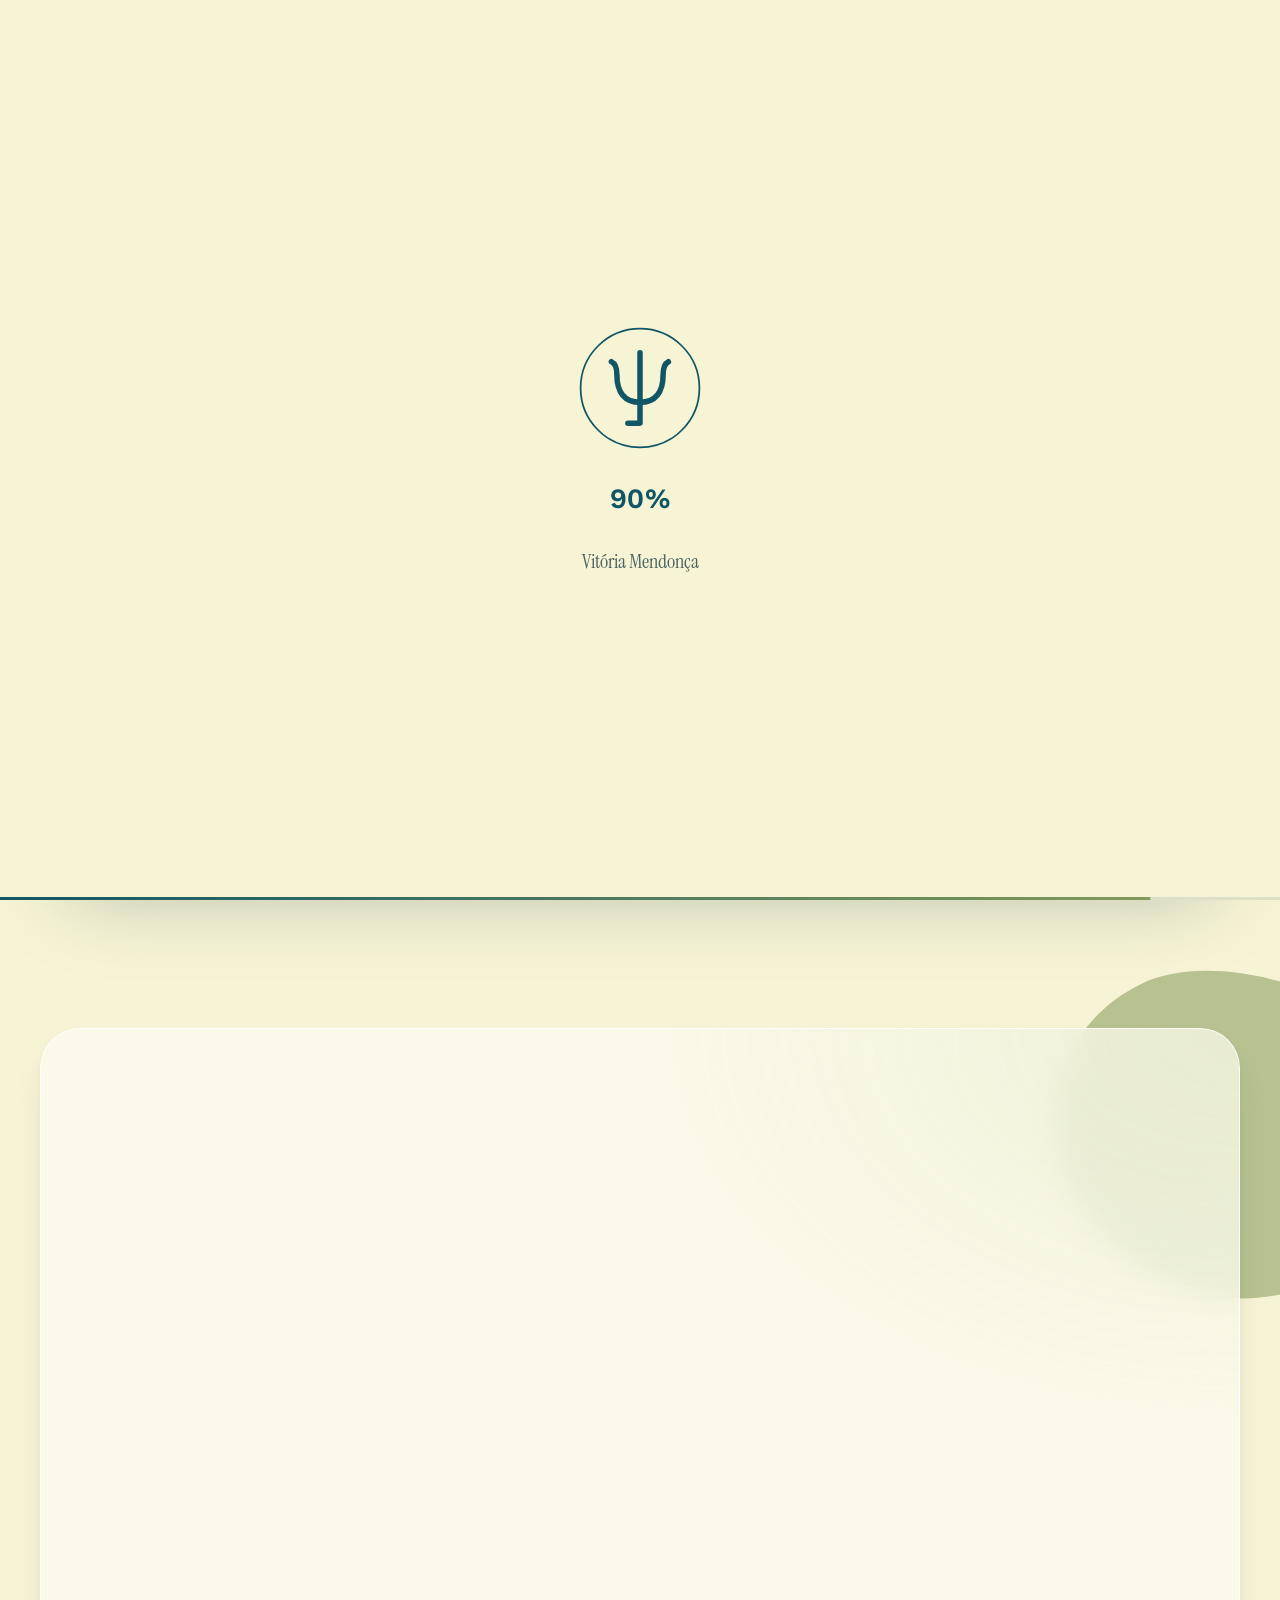
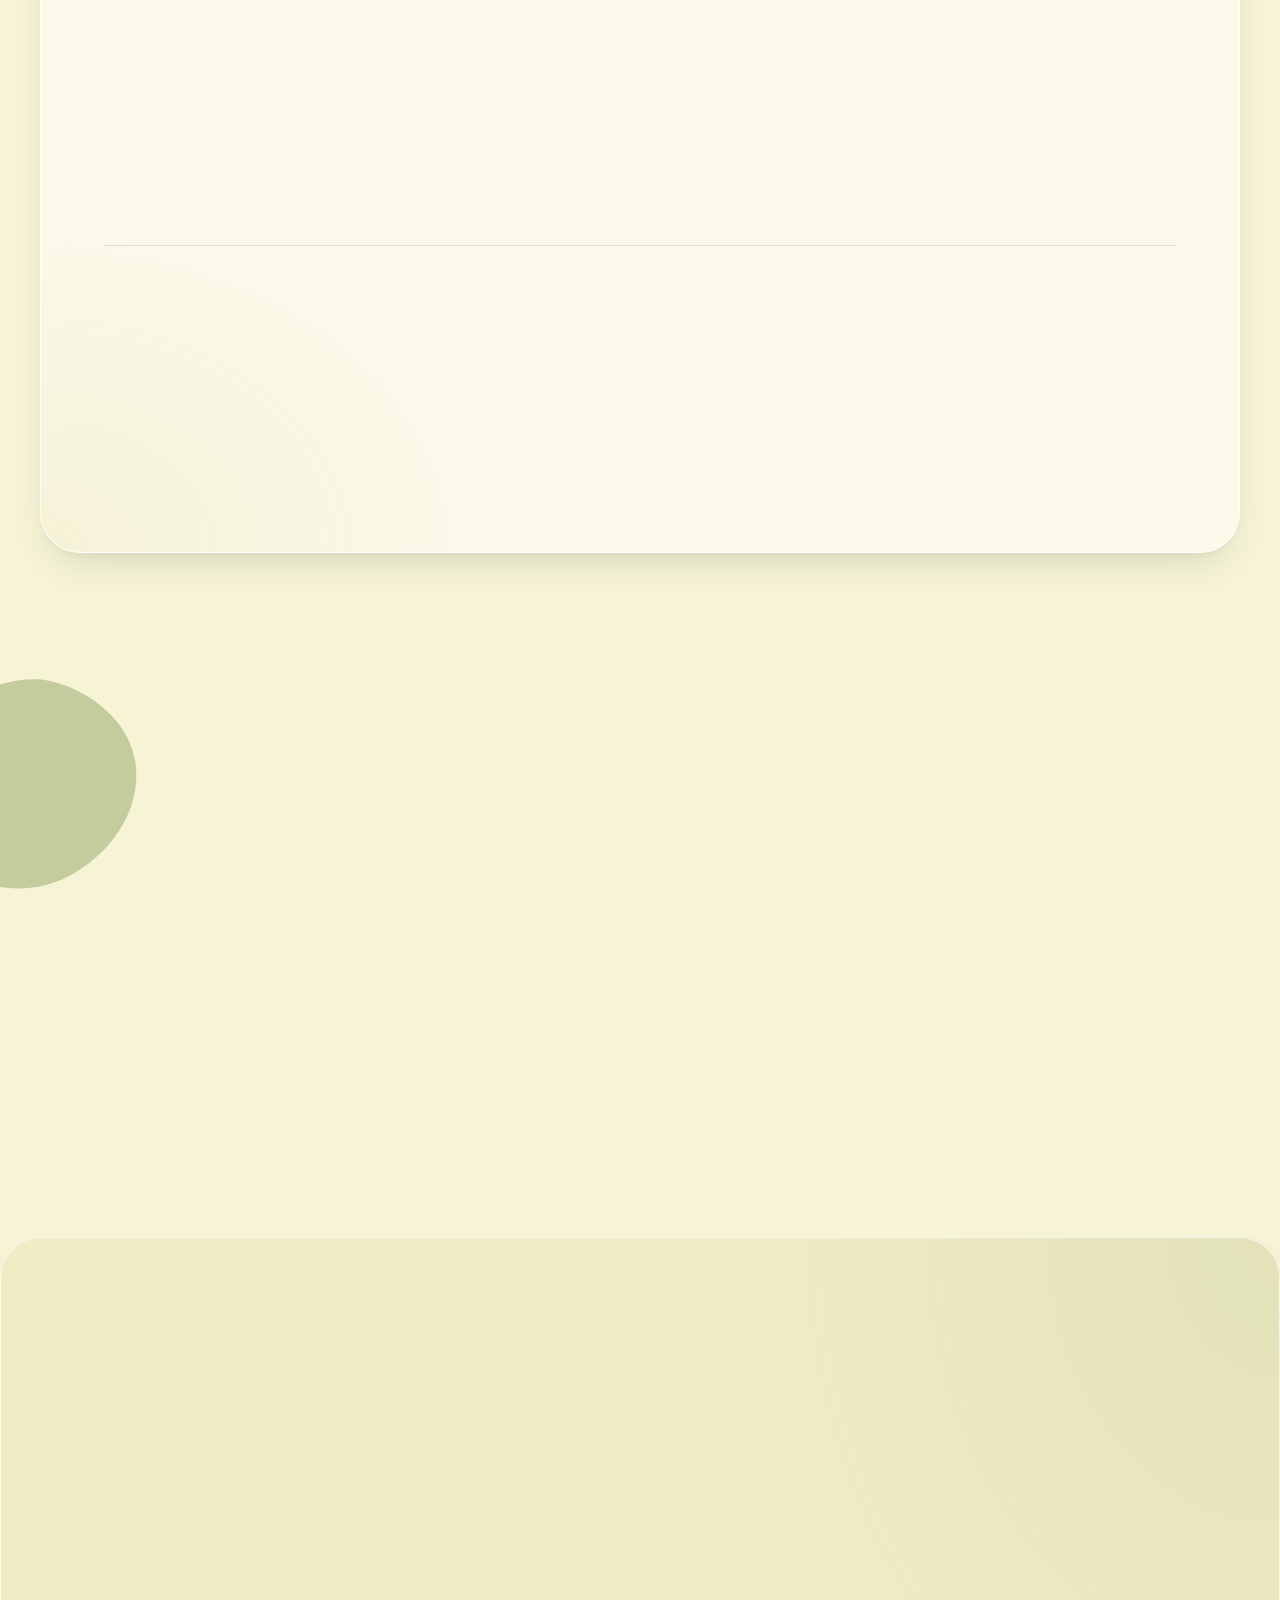
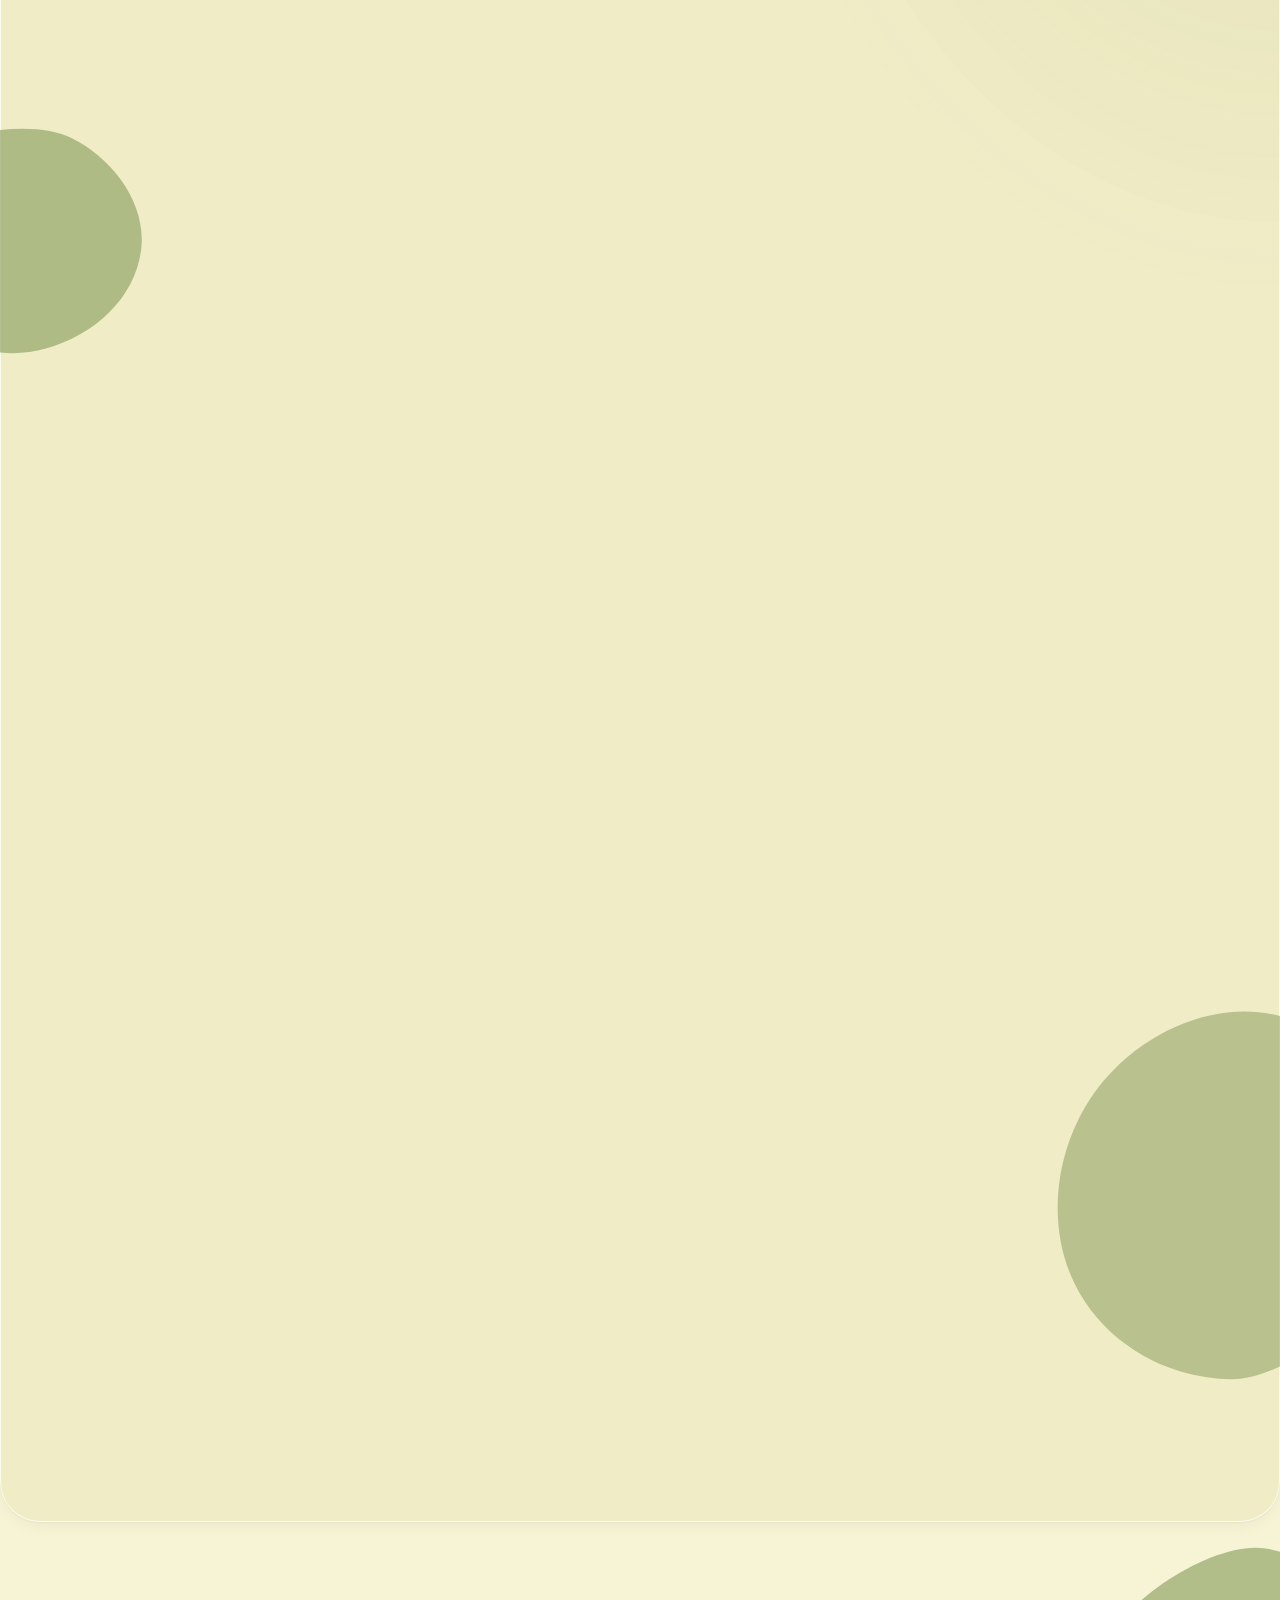
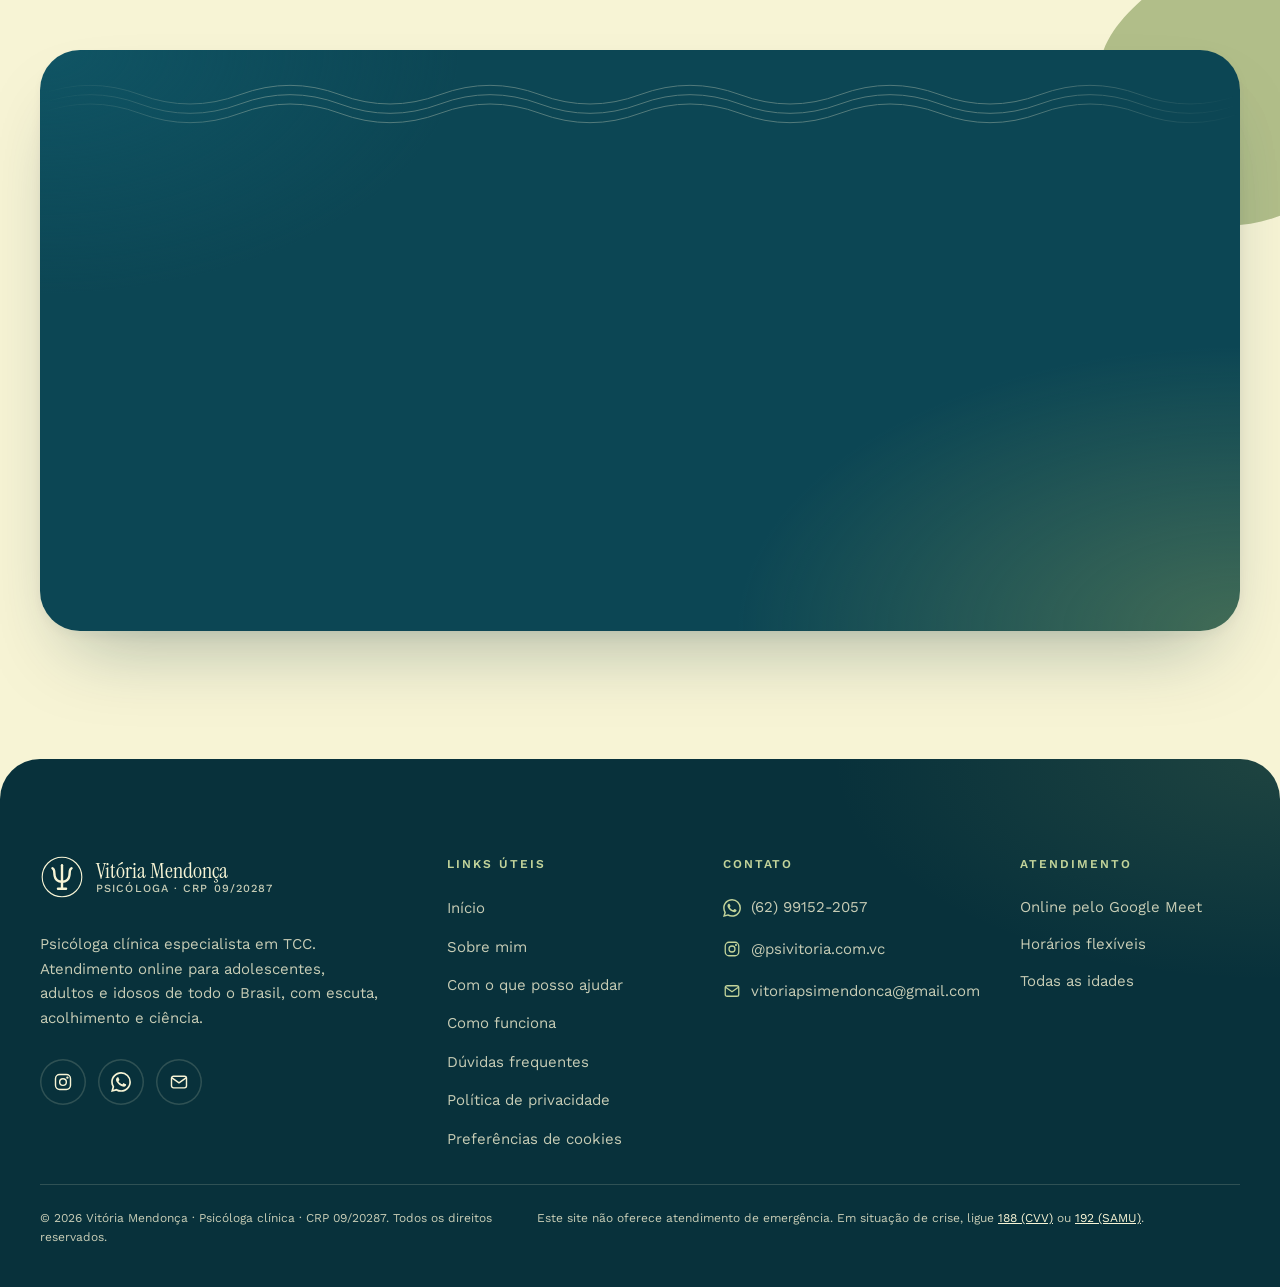
<file: index.html>
<!doctype html>
<html lang="pt-BR" class="no-js">
<head>
  <meta charset="utf-8">
  <meta name="viewport" content="width=device-width, initial-scale=1, viewport-fit=cover">

  <!-- Google tag (gtag.js) — GA4 com Consent Mode (LGPD).
       Cookies de análise só depois do "Aceitar" no aviso de cookies (main.js) -->
  <script>
    window.dataLayer = window.dataLayer || [];
    function gtag(){dataLayer.push(arguments);}
    gtag('consent', 'default', {
      analytics_storage: (function () { try { return localStorage.getItem('vm-consent') === 'granted' ? 'granted' : 'denied'; } catch (e) { return 'denied'; } })(),
      ad_storage: 'denied',
      ad_user_data: 'denied',
      ad_personalization: 'denied'
    });
    gtag('js', new Date());

    gtag('config', 'G-ETESD2NNK7');
  </script>
  <script async src="https://www.googletagmanager.com/gtag/js?id=G-ETESD2NNK7"></script>

  <!-- ===== SEO ===== -->
  <title>Psicóloga Online em Goiânia | Vitória Mendonça · TCC · CRP 09/20287</title>
  <meta name="description" content="Psicóloga clínica especialista em TCC. Atendimento online para adolescentes, adultos e idosos de Goiânia e região. Fale comigo pelo WhatsApp.">
  <meta name="author" content="Vitória Mendonça — Psicóloga CRP 09/20287">
  <meta name="robots" content="index, follow, max-image-preview:large, max-snippet:-1">
  <link rel="canonical" href="https://www.psivitoriamendonca.com.br/">
  <meta name="theme-color" content="#105666">

  <!-- Geo (atendimento online para Goiânia e região) -->
  <meta name="geo.region" content="BR-GO">
  <meta name="geo.placename" content="Goiânia">

  <!-- Open Graph / redes sociais / anúncios -->
  <meta property="og:type" content="website">
  <meta property="og:locale" content="pt_BR">
  <meta property="og:site_name" content="Vitória Mendonça · Psicóloga Clínica">
  <meta property="og:title" content="Você não precisa lidar com tudo sozinho | Psicóloga Vitória Mendonça">
  <meta property="og:description" content="Terapia Cognitivo-Comportamental (TCC) online para adolescentes, adultos e idosos de Todo o Brasil.">
  <meta property="og:url" content="https://www.psivitoriamendonca.com.br/">
  <meta property="og:image" content="https://www.psivitoriamendonca.com.br/Assets/img/og-image.jpg">
  <meta property="og:image:width" content="1200">
  <meta property="og:image:height" content="630">
  <meta property="og:image:alt" content="Vitória Mendonça, psicóloga clínica — atendimento online">
  <meta name="twitter:card" content="summary_large_image">

  <!-- Ícones -->
  <link rel="icon" href="Assets/img/favicon.svg" type="image/svg+xml">
  <link rel="apple-touch-icon" href="Assets/img/apple-touch-icon.png">

  <!-- Fontes locais (sem dependências externas) -->
  <link rel="preload" href="Assets/fonts/work-sans-variable.woff2" as="font" type="font/woff2" crossorigin>
  <link rel="preload" href="Assets/fonts/instrument-serif-regular.woff2" as="font" type="font/woff2" crossorigin>

  <script>
    document.documentElement.className = 'js is-loading';
    // Segurança: se o main.js não carregar, libera a página
    setTimeout(function () { if (!window.__vmReady) document.documentElement.className = 'no-js'; }, 10000);
  </script>

  <!-- ===== CSS crítico (preloader + base). Mantenha os tokens em sincronia com css/style.css ===== -->
  <style>
    @font-face{font-family:"Work Sans";src:url(Assets/fonts/work-sans-variable.woff2) format("woff2");font-weight:300 600;font-display:swap}
    @font-face{font-family:"Instrument Serif";src:url(Assets/fonts/instrument-serif-regular.woff2) format("woff2");font-weight:400;font-display:swap}
    :root{--bege:#F7F4D5;--petroleo:#105666;--musgo:#839958;--ink:#10323A}
    *,*::before,*::after{box-sizing:border-box}
    html{-webkit-text-size-adjust:100%}
    body{margin:0;background:var(--bege);color:var(--ink);font-family:"Work Sans",system-ui,sans-serif}
    .preloader{display:none}
    .js .preloader{position:fixed;inset:0;z-index:9999;display:grid;place-items:center;background:var(--bege);transition:opacity .8s cubic-bezier(.65,0,.35,1),visibility 0s .8s}
    .js .preloader.is-done{opacity:0;visibility:hidden}
    .is-loading body{overflow:hidden}
    .preloader__inner{display:grid;justify-items:center;gap:22px}
    .preloader__logo{width:132px;height:132px;color:var(--petroleo);overflow:visible}
    .preloader__logo [data-draw]{stroke-dasharray:1;stroke-dashoffset:1}
    .preloader__percent{font-weight:700;font-size:1.75rem;letter-spacing:.02em;color:var(--petroleo);font-variant-numeric:tabular-nums;min-width:4ch;text-align:center}
    .preloader__name{font-family:"Instrument Serif",Georgia,serif;font-size:1.25rem;color:var(--ink);opacity:.75}
    .preloader__track{position:absolute;left:0;right:0;bottom:0;height:3px;background:rgba(16,86,102,.12)}
    .preloader__bar{display:block;height:100%;background:linear-gradient(90deg,var(--petroleo),var(--musgo));transform:scaleX(0);transform-origin:left}
  </style>

  <link rel="preload" href="css/style.css" as="style" onload="this.onload=null;this.rel='stylesheet'">
  <noscript><link rel="stylesheet" href="css/style.css"></noscript>

  <!-- ===== Dados estruturados (Google, IAs e anúncios) ===== -->
  <script type="application/ld+json">
  {
    "@context": "https://schema.org",
    "@graph": [
      {
        "@type": "WebSite",
        "@id": "https://www.psivitoriamendonca.com.br/#website",
        "url": "https://www.psivitoriamendonca.com.br/",
        "name": "Vitória Mendonça · Psicóloga Clínica",
        "inLanguage": "pt-BR"
      },
      {
        "@type": "Person",
        "@id": "https://www.psivitoriamendonca.com.br/#vitoria",
        "name": "Vitória Mendonça",
        "jobTitle": "Psicóloga Clínica",
        "description": "Psicóloga clínica especialista em Terapia Cognitivo-Comportamental (TCC) e em Gestão de Pessoas. Atende adolescentes, adultos e idosos online.",
        "knowsAbout": ["Terapia Cognitivo-Comportamental", "TCC", "Ansiedade", "Autoestima", "Inseguranças", "Relacionamentos", "Mudanças", "Dificuldades emocionais", "Gestão de Pessoas"],
        "hasCredential": {
          "@type": "EducationalOccupationalCredential",
          "credentialCategory": "Registro profissional",
          "name": "CRP 09/20287",
          "recognizedBy": { "@type": "Organization", "name": "Conselho Regional de Psicologia da 9ª Região (CRP-09)" }
        },
        "worksFor": { "@id": "https://www.psivitoriamendonca.com.br/#consultorio" },
        "sameAs": ["https://www.instagram.com/psivitoria.com.vc/"]
      },
      {
        "@type": "ProfessionalService",
        "@id": "https://www.psivitoriamendonca.com.br/#consultorio",
        "name": "Vitória Mendonça — Psicóloga Clínica Online",
        "url": "https://www.psivitoriamendonca.com.br/",
        "image": "https://www.psivitoriamendonca.com.br/Assets/img/og-image.jpg",
        "logo": "https://www.psivitoriamendonca.com.br/Assets/img/logo.png",
        "description": "Psicoterapia online pela Terapia Cognitivo-Comportamental (TCC) para adolescentes, adultos e idosos de Todo o Brasil. Sessões pelo Google Meet.",
        "telephone": "+55-62-99152-2057",
        "address": { "@type": "PostalAddress", "addressLocality": "Goiânia", "addressRegion": "GO", "addressCountry": "BR" },
        "areaServed": [
          { "@type": "City", "name": "Goiânia" },
          { "@type": "AdministrativeArea", "name": "Região Metropolitana de Goiânia" }
        ],
        "founder": { "@id": "https://www.psivitoriamendonca.com.br/#vitoria" },
        "availableLanguage": "pt-BR",
        "contactPoint": {
          "@type": "ContactPoint",
          "contactType": "Agendamento",
          "telephone": "+55-62-99152-2057",
          "url": "https://api.whatsapp.com/send/?phone=5562991522057&text=Ol%C3%A1%2C+Vit%C3%B3ria%21+Gostaria+de+agendar+minha+primeira+sess%C3%A3o.&type=phone_number&app_absent=0",
          "availableLanguage": "Portuguese"
        },
        "hasOfferCatalog": {
          "@type": "OfferCatalog",
          "name": "Atendimento psicológico online (TCC)",
          "itemListElement": [
            { "@type": "Offer", "itemOffered": { "@type": "Service", "name": "Psicoterapia online para adolescentes" } },
            { "@type": "Offer", "itemOffered": { "@type": "Service", "name": "Psicoterapia online para adultos" } },
            { "@type": "Offer", "itemOffered": { "@type": "Service", "name": "Psicoterapia online para idosos" } }
          ]
        },
        "sameAs": ["https://www.instagram.com/psivitoria.com.vc/"]
      },
      {
        "@type": "FAQPage",
        "@id": "https://www.psivitoriamendonca.com.br/#duvidas",
        "mainEntity": [
          { "@type": "Question", "name": "Como funciona a terapia online?", "acceptedAnswer": { "@type": "Answer", "text": "As sessões acontecem por videochamada no Google Meet. Você recebe o link no kit de boas-vindas e não precisa instalar nada: basta um celular ou computador com internet e um lugar reservado, onde você se sinta à vontade." } },
          { "@type": "Question", "name": "Você atende Presencialmente?", "acceptedAnswer": { "@type": "Answer", "text": "Caso você seja de Goiânia (GO) e deseje realizar o atendimento de forma presencial, sim." } },
          { "@type": "Question", "name": "Quem pode fazer terapia com você?", "acceptedAnswer": { "@type": "Answer", "text": "Atendo adolescentes, adultos e idosos pela Terapia Cognitivo-Comportamental (TCC)." } },
          { "@type": "Question", "name": "O que é a Terapia Cognitivo-Comportamental (TCC)?", "acceptedAnswer": { "@type": "Answer", "text": "É uma abordagem com base científica que ajuda a compreender a relação entre o que você pensa, sente e faz. Na TCC, a escuta e o acolhimento caminham junto com estratégias práticas para lidar com as dificuldades e construir mudanças com autonomia." } },
          { "@type": "Question", "name": "Preciso estar passando por um momento difícil para buscar terapia?", "acceptedAnswer": { "@type": "Answer", "text": "Não. A psicoterapia não é apenas para momentos de crise ou sofrimento emocional. Ela também é um espaço de autoconhecimento, desenvolvimento pessoal e cuidado com a saúde mental." } },
          { "@type": "Question", "name": "Você atende por plano de saúde?", "acceptedAnswer": { "@type": "Answer", "text": "Não sou vinculada a nenhum plano de saúde no momento." } }
        ]
      }
    ]
  }
  </script>

  <script src="js/main.js" defer></script>
</head>

<body>
  <!-- ===== Sprite de ícones ===== -->
  <svg width="0" height="0" style="position:absolute" aria-hidden="true" focusable="false">
    <symbol id="blob-a" viewBox="0 0 400 400">
      <path d="M318 74c48 40 72 108 52 170s-82 112-152 118-138-26-162-86S38 132 84 86 270 34 318 74Z"/>
    </symbol>
    <symbol id="blob-b" viewBox="0 0 400 400">
      <path d="M300 52c56 30 86 98 70 162-16 64-70 120-140 132S86 330 46 274 6 140 60 84s184-62 240-32Z"/>
    </symbol>
    <symbol id="blob-c" viewBox="0 0 400 400">
      <path d="M276 64c52 26 98 84 90 146s-60 110-124 128-128-6-170-56S20 162 62 108 224 38 276 64Z"/>
    </symbol>
    <symbol id="logo-mark" viewBox="0 0 120 120">
      <circle cx="60" cy="60" r="54" fill="none" stroke="currentColor" stroke-width="3"/>
      <g fill="none" stroke="currentColor" stroke-width="6.5" stroke-linecap="round" stroke-linejoin="round">
        <path d="M34 36c4 2 5 6 5 12 0 16 7 25 21 25s21-9 21-25c0-6 1-10 5-12"/>
        <path d="M60 28v64"/>
        <path d="M49 92h22"/>
      </g>
    </symbol>
    <symbol id="i-whatsapp" viewBox="0 0 24 24">
      <path fill="currentColor" d="M17.47 14.38c-.3-.15-1.76-.87-2.03-.97-.27-.1-.47-.15-.67.15-.2.3-.77.97-.94 1.16-.17.2-.35.22-.64.08-.3-.15-1.26-.47-2.39-1.48-.88-.79-1.48-1.76-1.65-2.06-.17-.3-.02-.46.13-.6.13-.14.3-.35.45-.52.15-.18.2-.3.3-.5.1-.2.05-.37-.03-.52-.07-.15-.67-1.61-.92-2.2-.24-.59-.49-.5-.67-.51h-.57c-.2 0-.52.07-.79.37-.27.3-1.04 1.02-1.04 2.48s1.07 2.88 1.21 3.07c.15.2 2.1 3.2 5.08 4.49.71.31 1.26.49 1.7.63.71.22 1.36.19 1.87.12.57-.09 1.76-.72 2-1.41.25-.7.25-1.29.18-1.42-.08-.12-.28-.2-.57-.34m-5.42 7.4h-.01a9.87 9.87 0 0 1-5.03-1.38l-.36-.21-3.74.98 1-3.65-.24-.37a9.86 9.86 0 0 1-1.51-5.26c0-5.45 4.44-9.88 9.89-9.88 2.64 0 5.12 1.03 6.99 2.9a9.83 9.83 0 0 1 2.89 6.99c0 5.45-4.44 9.88-9.88 9.88m8.41-18.3A11.82 11.82 0 0 0 12.05 0C5.5 0 .16 5.34.16 11.89c0 2.1.55 4.14 1.59 5.95L.06 24l6.3-1.65a11.88 11.88 0 0 0 5.68 1.45h.01c6.55 0 11.89-5.34 11.89-11.89a11.82 11.82 0 0 0-3.48-8.41Z"/>
    </symbol>
    <symbol id="i-instagram" viewBox="0 0 24 24">
      <g fill="none" stroke="currentColor" stroke-width="1.7" stroke-linecap="round" stroke-linejoin="round">
        <rect x="3" y="3" width="18" height="18" rx="5"/><circle cx="12" cy="12" r="4"/><circle cx="17.3" cy="6.7" r=".6" fill="currentColor"/>
      </g>
    </symbol>
    <symbol id="i-mail" viewBox="0 0 24 24">
      <g fill="none" stroke="currentColor" stroke-width="1.7" stroke-linecap="round" stroke-linejoin="round">
        <rect x="3" y="5" width="18" height="14" rx="2.5"/><path d="m3.5 7 8.5 6 8.5-6"/>
      </g>
    </symbol>
    <symbol id="i-arrow" viewBox="0 0 24 24">
      <path d="M5 12h14M13 6l6 6-6 6" fill="none" stroke="currentColor" stroke-width="1.8" stroke-linecap="round" stroke-linejoin="round"/>
    </symbol>
    <symbol id="i-check" viewBox="0 0 24 24">
      <path d="m6 12.5 4 4L18 8" fill="none" stroke="currentColor" stroke-width="2" stroke-linecap="round" stroke-linejoin="round"/>
    </symbol>
    <symbol id="i-plus" viewBox="0 0 24 24">
      <path d="M12 5v14M5 12h14" fill="none" stroke="currentColor" stroke-width="1.8" stroke-linecap="round"/>
    </symbol>
    <symbol id="i-video" viewBox="0 0 24 24">
      <g fill="none" stroke="currentColor" stroke-width="1.7" stroke-linecap="round" stroke-linejoin="round">
        <rect x="2.5" y="6" width="13" height="12" rx="2.5"/><path d="m15.5 10.5 6-3.5v10l-6-3.5"/>
      </g>
    </symbol>
    <symbol id="i-users" viewBox="0 0 24 24">
      <g fill="none" stroke="currentColor" stroke-width="1.7" stroke-linecap="round" stroke-linejoin="round">
        <circle cx="9" cy="8" r="3.5"/><path d="M2.5 20c.8-3.6 3.4-5.5 6.5-5.5s5.7 1.9 6.5 5.5"/><path d="M16 4.6a3.5 3.5 0 0 1 0 6.8M18 14.8c1.9.6 3.1 2.3 3.5 5.2"/>
      </g>
    </symbol>
    <symbol id="i-sprout" viewBox="0 0 24 24">
      <g fill="none" stroke="currentColor" stroke-width="1.7" stroke-linecap="round" stroke-linejoin="round">
        <path d="M12 21v-9"/><path d="M12 12C12 7 8.5 4.5 4 4.5c0 4.8 3.2 7.5 8 7.5Z"/><path d="M12 14.5c0-4 3-6.5 8-6.5 0 4-3 6.5-8 6.5Z"/>
      </g>
    </symbol>
    <symbol id="i-chat" viewBox="0 0 24 24">
      <path d="M20.5 11.5a8.3 8.3 0 0 1-8.8 8.3 8.9 8.9 0 0 1-3.8-.9L3.5 20l1.1-4a8.3 8.3 0 1 1 15.9-4.5Z" fill="none" stroke="currentColor" stroke-width="1.7" stroke-linejoin="round"/>
    </symbol>
    <symbol id="i-package" viewBox="0 0 24 24">
      <g fill="none" stroke="currentColor" stroke-width="1.7" stroke-linecap="round" stroke-linejoin="round">
        <path d="M20.5 16V8a2 2 0 0 0-1-1.7l-6.5-3.8a2 2 0 0 0-2 0L4.5 6.3a2 2 0 0 0-1 1.7v8a2 2 0 0 0 1 1.7l6.5 3.8a2 2 0 0 0 2 0l6.5-3.8a2 2 0 0 0 1-1.7Z"/><path d="m3.8 7.2 8.2 4.8 8.2-4.8M12 21.5V12"/>
      </g>
    </symbol>
    <symbol id="i-heart" viewBox="0 0 24 24">
      <path d="M12 20s-7.5-4.6-7.5-10.2A4.3 4.3 0 0 1 12 7.4a4.3 4.3 0 0 1 7.5 2.4C19.5 15.4 12 20 12 20Z" fill="none" stroke="currentColor" stroke-width="1.7" stroke-linejoin="round"/>
    </symbol>
    <symbol id="i-info" viewBox="0 0 24 24">
      <g fill="none" stroke="currentColor" stroke-width="1.7" stroke-linecap="round"><circle cx="12" cy="12" r="9"/><path d="M12 11v5.5M12 7.6v.1"/></g>
    </symbol>
  </svg>

  <!-- ===== Preloader ===== -->
  <div class="preloader" id="preloader" role="status" aria-live="polite" aria-label="Carregando a página">
    <div class="preloader__inner">
      <svg class="preloader__logo" viewBox="0 0 120 120" aria-hidden="true" focusable="false">
        <circle data-draw="0,0.55" pathLength="1" cx="60" cy="60" r="54" fill="none" stroke="currentColor" stroke-width="1.6" transform="rotate(-90 60 60)"/>
        <g fill="none" stroke="currentColor" stroke-width="5" stroke-linecap="round" stroke-linejoin="round">
          <path data-draw="0.3,0.78" pathLength="1" d="M34 36c4 2 5 6 5 12 0 16 7 25 21 25s21-9 21-25c0-6 1-10 5-12"/>
          <path data-draw="0.5,0.9" pathLength="1" d="M60 28v64"/>
          <path data-draw="0.82,1" pathLength="1" d="M49 92h22"/>
        </g>
      </svg>
      <span class="preloader__percent" data-percent>0%</span>
      <span class="preloader__name">Vitória Mendonça</span>
    </div>
    <div class="preloader__track" aria-hidden="true"><span class="preloader__bar" data-bar></span></div>
  </div>

  <!-- ===== Cursor customizado (apenas mouse) ===== -->
  <div class="cursor" aria-hidden="true">
    <span class="cursor__ring"></span>
    <span class="cursor__dot"></span>
  </div>

  <a class="skip-link" href="#conteudo">Pular para o conteúdo</a>

  <!-- ===================== HEADER ===================== -->
  <header class="header" id="topo">
    <div class="container header__inner">
      <a class="brand" href="#inicio" aria-label="Vitória Mendonça, psicóloga — voltar ao início">
        <svg class="brand__mark" aria-hidden="true" focusable="false"><use href="#logo-mark"/></svg>
        <span class="brand__text">
          <span class="brand__name">Vitória Mendonça</span>
          <span class="brand__meta">Psicóloga · CRP 09/20287</span>
        </span>
      </a>

      <nav class="nav" aria-label="Navegação principal">
        <button class="nav-toggle" type="button" aria-controls="menu" aria-expanded="false" aria-label="Abrir menu">
          <span class="nav-toggle__line"></span>
          <span class="nav-toggle__line"></span>
        </button>

        <div class="menu" id="menu">
          <ul class="menu__list">
            <li style="--i:0"><a class="menu__link" href="#sobre"><span class="menu__index">01</span>Sobre</a></li>
            <li style="--i:1"><a class="menu__link" href="#como-funciona"><span class="menu__index">02</span>Como funciona</a></li>
            <li style="--i:2"><a class="menu__link" href="#duvidas"><span class="menu__index">03</span>Dúvidas</a></li>
          </ul>
          <a class="btn btn--primary menu__cta" style="--i:3"
             href="https://api.whatsapp.com/send/?phone=5562991522057&text=Ol%C3%A1%2C+Vit%C3%B3ria%21+Gostaria+de+agendar+minha+primeira+sess%C3%A3o.&type=phone_number&app_absent=0"
             target="_blank" rel="noopener" data-cta="header"
             aria-label="Fale comigo pelo WhatsApp (abre em nova aba)">
            <svg class="btn__icon" aria-hidden="true"><use href="#i-whatsapp"/></svg>
            Fale comigo
          </a>
          <div class="menu__extra" style="--i:4">
            <a href="https://www.instagram.com/psivitoria.com.vc/" target="_blank" rel="noopener" data-cta="menu-instagram">
              <svg aria-hidden="true"><use href="#i-instagram"/></svg>@psivitoria.com.vc
            </a>
            <span>Psicóloga clínica · CRP 09/20287</span>
          </div>
        </div>
      </nav>
    </div>
  </header>

  <main id="conteudo">

    <!-- ===================== HERO ===================== -->
    <section class="hero" id="inicio" aria-labelledby="hero-title">
      
      <div class="container">
        <div class="hero__card" data-dark>
          <div class="hero__content">
            <p class="eyebrow eyebrow--dark" data-reveal>
              <span class="eyebrow__dot" aria-hidden="true"></span>
              Atendimento para todo o Brasil
            </p>

            <h1 class="hero__title" id="hero-title" data-reveal style="--delay:80ms">
              Você não precisa dar conta de tudo <em>sozinha.</em>
            </h1>

            <p class="hero__text" data-reveal style="--delay:160ms">
              Sou psicóloga clínica, especialista em Terapia Cognitivo-Comportamental (TCC), e realizo atendimentos online para adolescentes, adultos e idosos em todo o Brasil. Minha prática une acolhimento, conhecimento científico e estratégias terapêuticas que respeitam a individualidade e as necessidades de cada pessoa.
            </p>

            <div class="hero__actions" data-reveal style="--delay:240ms">
              <a class="btn btn--primary btn--lg"
                 href="https://api.whatsapp.com/send/?phone=5562991522057&text=Ol%C3%A1%2C+Vit%C3%B3ria%21+Gostaria+de+agendar+minha+primeira+sess%C3%A3o.&type=phone_number&app_absent=0"
                 target="_blank" rel="noopener" data-cta="hero"
                 aria-label="Fale comigo pelo WhatsApp (abre em nova aba)">
                <svg class="btn__icon" aria-hidden="true"><use href="#i-whatsapp"/></svg>
                <span class="hero__cta-label">Fale comigo</span>
                <svg class="btn__arrow" aria-hidden="true"><use href="#i-arrow"/></svg>
              </a>
              <a class="btn btn--ghost-dark btn--lg hero__insta"
                 href="https://www.instagram.com/psivitoria.com.vc/"
                 target="_blank" rel="noopener" data-cta="hero-instagram"
                 aria-label="Ver o Instagram @psivitoria.com.vc (abre em nova aba)">
                <svg class="btn__icon" aria-hidden="true"><use href="#i-instagram"/></svg>
                <span class="hero__insta-label">@psivitoria.com.vc</span>
              </a>
            </div>

            <ul class="hero__trust" data-reveal style="--delay:320ms">
              <li><svg aria-hidden="true"><use href="#i-video"/></svg><span><strong>100% online</strong> pelo Google Meet</span></li>
              <li><svg aria-hidden="true"><use href="#i-users"/></svg><span><strong>Adolescentes, adultos e idosos</strong></span></li>
              <li><svg aria-hidden="true"><use href="#i-sprout"/></svg><span><strong>TCC</strong> baseada em evidências</span></li>
            </ul>
          </div>

          <div class="hero__media" data-reveal="scale" style="--delay:200ms">
            <!-- O frame se ajusta à altura livre do card; a foto (4:5) é recortada com object-fit -->
            <div class="hero__frame">
              <img class="hero__photo" src="Assets/img/hero-vitoria.webp"
                   srcset="Assets/img/hero-vitoria-640.webp 640w, Assets/img/hero-vitoria.webp 1172w"
                   sizes="(min-width: 1200px) 520px, (min-width: 768px) 50vw, 80vw"
                   alt="Vitória Mendonça, psicóloga clínica, sorrindo"
                   width="800" height="1000" fetchpriority="high" decoding="async">

              <svg class="hero__seal" viewBox="0 0 200 200" aria-hidden="true" focusable="false">
                <defs><path id="seal-path" d="M100 100m-74 0a74 74 0 1 1 148 0a74 74 0 1 1-148 0"/></defs>
                <circle cx="100" cy="100" r="98" class="hero__seal-bg"/>
                <text class="hero__seal-text"><textPath href="#seal-path" textLength="452" lengthAdjust="spacing">terapia online · tcc · acolhimento ·</textPath></text>
                <use href="#logo-mark" x="70" y="70" width="60" height="60" class="hero__seal-mark"/>
              </svg>

              
            </div>
          </div>

          
        </div>
      </div>
    </section>

    <!-- ===================== SEÇÃO 1 · SOBRE + COM O QUE POSSO TE AJUDAR ===================== -->
    <section class="section" id="sobre" aria-labelledby="sobre-title">
      <svg class="deco deco--sobre-1" aria-hidden="true" focusable="false"><use href="#blob-b"/></svg>
      <svg class="deco deco--sobre-2" aria-hidden="true" focusable="false"><use href="#blob-c"/></svg>
      <div class="container">
        <div class="about">
          <div class="about__media" data-reveal="scale">
              <path d="M330 92c42 52 48 136 6 192s-130 86-196 66S28 260 30 186 82 58 150 36s138 4 180 56Z"/>
            </svg>
            <!-- Imagem ilustrativa: substitua por uma foto da Vitória (proporção 5:6, ex.: 800×960 em .webp) -->
            <img class="about__photo" src="Assets/img/sobre-vitoria.webp"
                 srcset="Assets/img/sobre-vitoria-480.webp 480w, Assets/img/sobre-vitoria.webp 960w"
                 sizes="(min-width: 1200px) 480px, (min-width: 768px) 440px, calc(100vw - 72px)"
                 alt="Vitória Mendonça em atendimento online pelo computador"
                 width="960" height="1164" loading="lazy" decoding="async">
            <div class="about__tag">
              <svg aria-hidden="true"><use href="#logo-mark"/></svg>
              <span><strong>CRP 09/20287</strong><small>Psicóloga clínica</small></span>
            </div>
          </div>

          <div class="about__content">
            <p class="eyebrow" data-reveal><span class="eyebrow__dot" aria-hidden="true"></span>Sobre mim</p>
            <h2 class="section-title" id="sobre-title" data-reveal style="--delay:80ms">Oi, eu sou a <em>Vitória.</em></h2>
            <p class="about__lead" data-reveal style="--delay:140ms">Especialista em Terapia Cognitivo-Comportamental (TCC)
</p>

            <div class="about__text" data-reveal style="--delay:200ms">
              <p>Sou psicóloga clínica e realizo atendimentos online para adolescentes, adultos e idosos, com base na Terapia Cognitivo-Comportamental (TCC).</p>
              <p>Minha trajetória na Psicologia começou na área de Gestão de Pessoas, onde atuei por cerca de cinco anos, passando por diferentes organizações e conhecendo de perto os desafios das relações humanas, do trabalho e das mudanças.</p>
              <p>Ao longo desse caminho, também tive a oportunidade de conciliar a atuação organizacional com a prática clínica, uma área pela qual sempre tive grande interesse e identificação, especialmente pela Terapia Cognitivo-Comportamental.</p>
              <p>Essa trajetória ampliou meu olhar sobre as pessoas e suas histórias, reforçando meu interesse em compreender como pensamos, sentimos e nos comportamos diante das diferentes experiências da vida.</p>
              <p>Hoje, dedico minha atuação à Psicologia Clínica, unindo escuta, acolhimento e conhecimento científico. Acredito em um processo psicoterapêutico construído em conjunto, que respeita a individualidade de cada pessoa e oferece caminhos para a compreensão e a mudança.</p>
            </div>

            <blockquote class="about__quote" data-reveal>
              <p>Acredito em uma terapia que acolhe, mas que também oferece caminhos para a mudança.</p>
            </blockquote>

            <ul class="checklist" data-reveal>
              <li><span class="checklist__icon" aria-hidden="true"><svg><use href="#i-check"/></svg></span>Especialista em Terapia Cognitivo-Comportamental</li>
              <li><span class="checklist__icon" aria-hidden="true"><svg><use href="#i-check"/></svg></span>Especialista em Gestão de Pessoas</li>
              <li><span class="checklist__icon" aria-hidden="true"><svg><use href="#i-check"/></svg></span>Cerca de 5 anos de experiência com pessoas e organizações</li>
              <li><span class="checklist__icon" aria-hidden="true"><svg><use href="#i-check"/></svg></span>Atendimento online para adolescentes, adultos e idosos</li>
            </ul>

            <a class="btn btn--primary" data-reveal
               href="https://api.whatsapp.com/send/?phone=5562991522057&text=Ol%C3%A1%2C+Vit%C3%B3ria%21+Gostaria+de+agendar+minha+primeira+sess%C3%A3o.&type=phone_number&app_absent=0"
               target="_blank" rel="noopener" data-cta="about"
               aria-label="Agendar uma conversa pelo WhatsApp (abre em nova aba)">
              <svg class="btn__icon" aria-hidden="true"><use href="#i-whatsapp"/></svg>
              Agendar uma sessão
              <svg class="btn__arrow" aria-hidden="true"><use href="#i-arrow"/></svg>
            </a>
          </div>
        </div>

        <!-- Com o que posso te ajudar -->
        <div class="help" id="ajuda" data-reveal>
          <div class="help__main">
            <h3 class="help__title">Com o que posso <em>te ajudar</em></h3>
            <p class="help__sub">Por aqui, podemos falar sobre…</p>

            <ul class="chips" aria-label="Temas que podemos conversar na terapia">
              <li><a class="chip" data-topic="ansiedade" data-cta="chip" href="https://api.whatsapp.com/send/?phone=5562991522057&text=Ol%C3%A1%2C+Vit%C3%B3ria%21+Gostaria+de+agendar+minha+primeira+sess%C3%A3o.&type=phone_number&app_absent=0" target="_blank" rel="noopener">ansiedade</a></li>
              <li><a class="chip" data-topic="autoestima" data-cta="chip" href="https://api.whatsapp.com/send/?phone=5562991522057&text=Ol%C3%A1%2C+Vit%C3%B3ria%21+Gostaria+de+agendar+minha+primeira+sess%C3%A3o.&type=phone_number&app_absent=0" target="_blank" rel="noopener">autoestima</a></li>
              <li><a class="chip" data-topic="inseguranças" data-cta="chip" href="https://api.whatsapp.com/send/?phone=5562991522057&text=Ol%C3%A1%2C+Vit%C3%B3ria%21+Gostaria+de+agendar+minha+primeira+sess%C3%A3o.&type=phone_number&app_absent=0" target="_blank" rel="noopener">inseguranças</a></li>
              <li><a class="chip" data-topic="relações" data-cta="chip" href="https://api.whatsapp.com/send/?phone=5562991522057&text=Ol%C3%A1%2C+Vit%C3%B3ria%21+Gostaria+de+agendar+minha+primeira+sess%C3%A3o.&type=phone_number&app_absent=0" target="_blank" rel="noopener">relações</a></li>
              <li><a class="chip" data-topic="mudanças" data-cta="chip" href="https://api.whatsapp.com/send/?phone=5562991522057&text=Ol%C3%A1%2C+Vit%C3%B3ria%21+Gostaria+de+agendar+minha+primeira+sess%C3%A3o.&type=phone_number&app_absent=0" target="_blank" rel="noopener">mudanças</a></li>
              <li><a class="chip" data-topic="expectativas" data-cta="chip" href="https://api.whatsapp.com/send/?phone=5562991522057&text=Ol%C3%A1%2C+Vit%C3%B3ria%21+Gostaria+de+agendar+minha+primeira+sess%C3%A3o.&type=phone_number&app_absent=0" target="_blank" rel="noopener">expectativas</a></li>
              <li><a class="chip" data-topic="dificuldades emocionais" data-cta="chip" href="https://api.whatsapp.com/send/?phone=5562991522057&text=Ol%C3%A1%2C+Vit%C3%B3ria%21+Gostaria+de+agendar+minha+primeira+sess%C3%A3o.&type=phone_number&app_absent=0" target="_blank" rel="noopener">dificuldades emocionais</a></li>
            </ul>

            <p class="help__more">E tantas outras questões que atravessam a vida.</p>
          </div>

          <aside class="help__aside" data-dark>
            <svg class="help__aside-icon" aria-hidden="true"><use href="#i-heart"/></svg>
            <p class="help__quote">Você não precisa compreender tudo o que sente para começar a cuidar de si.</p>
            <a class="link-arrow" href="#como-funciona">Conheça o processo psicoterapêutico <svg aria-hidden="true"><use href="#i-arrow"/></svg></a>
          </aside>
        </div>
      </div>
    </section>

    <!-- ===================== SEÇÃO 2 · COMO FUNCIONA + DÚVIDAS ===================== -->
    <section class="section section--tint" id="como-funciona" aria-labelledby="como-title">
      <svg class="deco deco--como-1" aria-hidden="true" focusable="false"><use href="#blob-c"/></svg>
      <svg class="deco deco--como-2" aria-hidden="true" focusable="false"><use href="#blob-a"/></svg>
      <div class="container">
        <div class="steps">
          <div class="steps__intro">
            <p class="eyebrow" data-reveal><span class="eyebrow__dot" aria-hidden="true"></span>Como funciona a terapia</p>
            <h2 class="section-title" id="como-title" data-reveal style="--delay:80ms">Do primeiro contato à <em>primeira sessão</em></h2>
            <p class="steps__text" data-reveal style="--delay:160ms">Um processo simples, acolhedor e sem complicação, pensado para você se sentir à vontade desde a primeira mensagem.</p>
            <a class="btn btn--primary" data-reveal style="--delay:220ms"
               href="https://api.whatsapp.com/send/?phone=5562991522057&text=Ol%C3%A1%2C+Vit%C3%B3ria%21+Gostaria+de+agendar+minha+primeira+sess%C3%A3o.&type=phone_number&app_absent=0"
               target="_blank" rel="noopener" data-cta="steps"
               aria-label="Dar o primeiro passo pelo WhatsApp (abre em nova aba)">
              <svg class="btn__icon" aria-hidden="true"><use href="#i-whatsapp"/></svg>
              Dar o primeiro passo
            </a>
          </div>

          <ol class="steps__list">
            <li class="step step--featured" data-dark data-reveal>
              <div class="step__top">
                <span class="step__num">01</span>
                <span class="step__icon" aria-hidden="true"><svg><use href="#i-chat"/></svg></span>
              </div>
              <h3 class="step__title">Você entra em contato comigo</h3>
              <p class="step__text">Conversamos sobre como funciona o atendimento e esclareço as suas dúvidas. Depois, combinamos o dia e o horário que fizerem mais sentido para você.</p>
            </li>
            <li class="step" data-reveal style="--delay:100ms">
              <div class="step__top">
                <span class="step__num">02</span>
                <span class="step__icon" aria-hidden="true"><svg><use href="#i-package"/></svg></span>
              </div>
              <h3 class="step__title">Você recebe o kit de boas-vindas</h3>
              <p class="step__text">Guia do paciente, contrato terapêutico e o link do Google Meet. Não precisa instalar nada.</p>
            </li>
            <li class="step" data-reveal>
              <div class="step__top">
                <span class="step__num">03</span>
                <span class="step__icon" aria-hidden="true"><svg><use href="#i-video"/></svg></span>
              </div>
              <h3 class="step__title">Primeira sessão</h3>
              <p class="step__text">Um encontro para nos conhecermos e entendermos o que te trouxe até aqui e o que você espera da terapia. A partir disso, definimos juntos os objetivos do processo.</p>
            </li>
            <li class="step" data-reveal style="--delay:100ms">
              <div class="step__top">
                <span class="step__num">04</span>
                <span class="step__icon" aria-hidden="true"><svg><use href="#i-sprout"/></svg></span>
              </div>
              <h3 class="step__title">Acompanhamento</h3>
              <p class="step__text">A cada sessão, você tem espaço para trazer seu ponto de vista sobre a evolução e dar feedbacks sobre o tratamento. O objetivo é que você desenvolva recursos para lidar consigo mesmo com autonomia, até chegar o momento da alta.</p>
            </li>
          </ol>

          <aside class="note" data-reveal style="--delay:200ms" aria-labelledby="note-title">
            <span class="note__icon" aria-hidden="true"><svg><use href="#i-info"/></svg></span>
            <h3 class="note__title" id="note-title">Lembre-se</h3>
            <p>Interromper este processo ou não segui-lo como um compromisso pode atrapalhar os seus avanços.</p>
          </aside>
        </div>

        <!-- Dúvidas frequentes -->
        <div class="faq" id="duvidas">
          <div class="faq__intro">
            <p class="eyebrow" data-reveal><span class="eyebrow__dot" aria-hidden="true"></span>Dúvidas frequentes</p>
            <h2 class="section-title section-title--sm" data-reveal style="--delay:80ms">Ainda com <em>alguma dúvida?</em></h2>
            <p class="faq__text" data-reveal style="--delay:160ms">Se você está considerando iniciar a psicoterapia, estou à disposição para esclarecer suas dúvidas e apresentar como funciona o acompanhamento.</p>
            <a class="link-arrow link-arrow--light" data-reveal style="--delay:220ms"
               href="https://api.whatsapp.com/send/?phone=5562991522057&text=Ol%C3%A1%2C+Vit%C3%B3ria%21+Gostaria+de+agendar+minha+primeira+sess%C3%A3o.&type=phone_number&app_absent=0"
               target="_blank" rel="noopener" data-cta="faq">
              Vamos conversar <svg aria-hidden="true"><use href="#i-arrow"/></svg>
            </a>
          </div>

          <div class="faq__list" data-reveal>
            <details class="faq__item" name="faq">
              <summary>Como funciona a terapia online?<span class="faq__icon" aria-hidden="true"><svg><use href="#i-plus"/></svg></span></summary>
              <div class="faq__answer"><p>As sessões acontecem por videochamada no Google Meet. Você recebe o link no kit de boas-vindas e não precisa instalar nada: basta um celular ou computador com internet e um lugar reservado, onde você se sinta à vontade.</p></div>
            </details>
            <details class="faq__item" name="faq">
              <summary>Você atende presencialmente?<span class="faq__icon" aria-hidden="true"><svg><use href="#i-plus"/></svg></span></summary>
              <div class="faq__answer"><p>Caso você seja de Goiânia (GO) e deseje realizar o atendimento de forma presencial, sim.</p></div>
            </details>
            <details class="faq__item" name="faq">
              <summary>Quem pode fazer terapia com você?<span class="faq__icon" aria-hidden="true"><svg><use href="#i-plus"/></svg></span></summary>
              <div class="faq__answer"><p>Atendo crianças, adolescentes, adultos e idosos pela Terapia Cognitivo-Comportamental (TCC).</p></div>
            </details>
            <details class="faq__item" name="faq">
              <summary>O que é a Terapia Cognitivo-Comportamental (TCC)?<span class="faq__icon" aria-hidden="true"><svg><use href="#i-plus"/></svg></span></summary>
              <div class="faq__answer"><p>É uma abordagem com base científica que ajuda a compreender a relação entre o que você pensa, sente e faz. Na TCC, a escuta e o acolhimento caminham junto com estratégias práticas para lidar com as dificuldades e construir mudanças com autonomia.</p></div>
            </details>
            <details class="faq__item" name="faq">
              <summary>Preciso estar passando por um momento difícil para buscar terapia?<span class="faq__icon" aria-hidden="true"><svg><use href="#i-plus"/></svg></span></summary>
              <div class="faq__answer"><p>Não. A psicoterapia não é apenas para momentos de crise ou sofrimento emocional. Ela também é um espaço de autoconhecimento, desenvolvimento pessoal e cuidado com a saúde mental.</p></div>
            </details>
            <details class="faq__item" name="faq">
              <summary>Você atende por plano de saúde?<span class="faq__icon" aria-hidden="true"><svg><use href="#i-plus"/></svg></span></summary>
              <div class="faq__answer"><p>Não sou vinculada a nenhum plano de saúde no momento.</p></div>
            </details>
          </div>
        </div>
      </div>
    </section>

    <!-- ===================== CTA FINAL ===================== -->
    <section class="cta" id="contato" aria-labelledby="cta-title">
      <svg class="deco deco--cta-1" aria-hidden="true" focusable="false"><use href="#blob-a"/></svg>
      <div class="container">
        <div class="cta__panel" data-dark>
          <svg class="cta__waves" viewBox="0 0 1200 60" preserveAspectRatio="none" aria-hidden="true" focusable="false">
            <path d="M0 20Q50 0 100 20T200 20T300 20T400 20T500 20T600 20T700 20T800 20T900 20T1000 20T1100 20T1200 20"/>
            <path d="M0 30Q50 10 100 30T200 30T300 30T400 30T500 30T600 30T700 30T800 30T900 30T1000 30T1100 30T1200 30"/>
            <path d="M0 40Q50 20 100 40T200 40T300 40T400 40T500 40T600 40T700 40T800 40T900 40T1000 40T1100 40T1200 40"/>
          </svg>

          <div class="cta__head">
            <p class="eyebrow eyebrow--dark" data-reveal><span class="eyebrow__dot" aria-hidden="true"></span>O primeiro passo é seu</p>
            <h2 class="cta__title" id="cta-title" data-reveal style="--delay:80ms">
              Cuidar de si é também abrir espaço para novas<em> possibilidades.</em>
            </h2>
          </div>

          <div class="cta__body" data-reveal style="--delay:180ms">
            <p class="cta__text">Estou à disposição para conversar, esclarecer suas dúvidas e encontrar um horário para nossa primeira sessão.</p>
            <a class="btn btn--primary btn--xl"
               href="https://api.whatsapp.com/send/?phone=5562991522057&text=Ol%C3%A1%2C+Vit%C3%B3ria%21+Gostaria+de+agendar+minha+primeira+sess%C3%A3o.&type=phone_number&app_absent=0"
               target="_blank" rel="noopener" data-cta="cta-final"
               aria-label="Chamar no WhatsApp para agendar a primeira sessão (abre em nova aba)">
              <svg class="btn__icon" aria-hidden="true"><use href="#i-whatsapp"/></svg>
              Quero começar
              <svg class="btn__arrow" aria-hidden="true"><use href="#i-arrow"/></svg>
            </a>
            <a class="cta__insta" href="https://www.instagram.com/psivitoria.com.vc/" target="_blank" rel="noopener" data-cta="cta-instagram">
              <svg aria-hidden="true"><use href="#i-instagram"/></svg>
              Acompanhe meu perfil no Instagram
            </a>
          </div>
        </div>
      </div>
    </section>
  </main>

  <!-- ===================== FOOTER ===================== -->
  <footer class="footer" data-dark>
    <div class="container">
      <div class="footer__grid">
        <div class="footer__brand">
          <a class="brand brand--light" href="#inicio" aria-label="Vitória Mendonça, psicóloga — voltar ao início">
            <svg class="brand__mark" aria-hidden="true" focusable="false"><use href="#logo-mark"/></svg>
            <span class="brand__text">
              <span class="brand__name">Vitória Mendonça</span>
              <span class="brand__meta">Psicóloga · CRP 09/20287</span>
            </span>
          </a>
          <p class="footer__desc">Psicóloga clínica especialista em TCC. Atendimento online para adolescentes, adultos e idosos de todo o Brasil, com escuta, acolhimento e ciência.</p>
          <ul class="social" aria-label="Redes sociais">
            <li><a href="https://www.instagram.com/psivitoria.com.vc/" target="_blank" rel="noopener" data-cta="footer-instagram" aria-label="Instagram @psivitoria.com.vc (abre em nova aba)"><svg aria-hidden="true"><use href="#i-instagram"/></svg></a></li>
            <li><a href="https://api.whatsapp.com/send/?phone=5562991522057&text=Ol%C3%A1%2C+Vit%C3%B3ria%21+Gostaria+de+agendar+minha+primeira+sess%C3%A3o.&type=phone_number&app_absent=0" target="_blank" rel="noopener" data-cta="footer-social" aria-label="WhatsApp (abre em nova aba)"><svg aria-hidden="true"><use href="#i-whatsapp"/></svg></a></li>
            <li><a href="mailto:vitoriapsimendonca@gmail.com" aria-label="Enviar e-mail"><svg aria-hidden="true"><use href="#i-mail"/></svg></a></li>
          </ul>
        </div>

        <nav class="footer__col" aria-label="Links úteis">
          <h2 class="footer__title">Links úteis</h2>
          <ul>
            <li><a href="#inicio">Início</a></li>
            <li><a href="#sobre">Sobre mim</a></li>
            <li><a href="#ajuda">Com o que posso ajudar</a></li>
            <li><a href="#como-funciona">Como funciona</a></li>
            <li><a href="#duvidas">Dúvidas frequentes</a></li>
            <li><a href="politica-de-privacidade.html">Política de privacidade</a></li>
            <li><a href="politica-de-privacidade.html#cookies" data-consent-open>Preferências de cookies</a></li>
          </ul>
        </nav>

        <div class="footer__col">
          <h2 class="footer__title">Contato</h2>
          <ul>
            <li><a href="https://api.whatsapp.com/send/?phone=5562991522057&text=Ol%C3%A1%2C+Vit%C3%B3ria%21+Gostaria+de+agendar+minha+primeira+sess%C3%A3o.&type=phone_number&app_absent=0" target="_blank" rel="noopener" data-cta="footer"><svg aria-hidden="true"><use href="#i-whatsapp"/></svg>(62) 99152-2057</a></li>
            <li><a href="https://www.instagram.com/psivitoria.com.vc/" target="_blank" rel="noopener" data-cta="footer-instagram-link"><svg aria-hidden="true"><use href="#i-instagram"/></svg>@psivitoria.com.vc</a></li>
            <li><a href="mailto:vitoriapsimendonca@gmail.com"><svg aria-hidden="true"><use href="#i-mail"/></svg>vitoriapsimendonca@gmail.com</a></li>
          </ul>
        </div>

        <div class="footer__col">
          <h2 class="footer__title">Atendimento</h2>
          <ul class="footer__info">
            <li>Online pelo Google Meet</li>
            <li>Horários flexíveis</li>
            <li>Todas as idades</li>
          </ul>
        </div>
      </div>


      <div class="footer__bottom">
        <p>© <span data-year>2026</span> Vitória Mendonça · Psicóloga clínica · CRP 09/20287. Todos os direitos reservados.</p>
        <p class="footer__crisis">Este site não oferece atendimento de emergência. Em situação de crise, ligue <a href="tel:188">188 (CVV)</a> ou <a href="tel:192">192 (SAMU)</a>.</p>
      </div>
    </div>
  </footer>

  <!-- ===== WhatsApp flutuante ===== -->
  <a class="wa-float"
     href="https://api.whatsapp.com/send/?phone=5562991522057&text=Ol%C3%A1%2C+Vit%C3%B3ria%21+Gostaria+de+agendar+minha+primeira+sess%C3%A3o.&type=phone_number&app_absent=0"
     target="_blank" rel="noopener" data-cta="float"
     aria-label="Fale comigo pelo WhatsApp (abre em nova aba)">
    <svg class="wa-float__icon" aria-hidden="true"><use href="#i-whatsapp"/></svg>
    <span class="wa-float__label" aria-hidden="true">Fale comigo</span>
  </a>
</body>
</html>
</file>
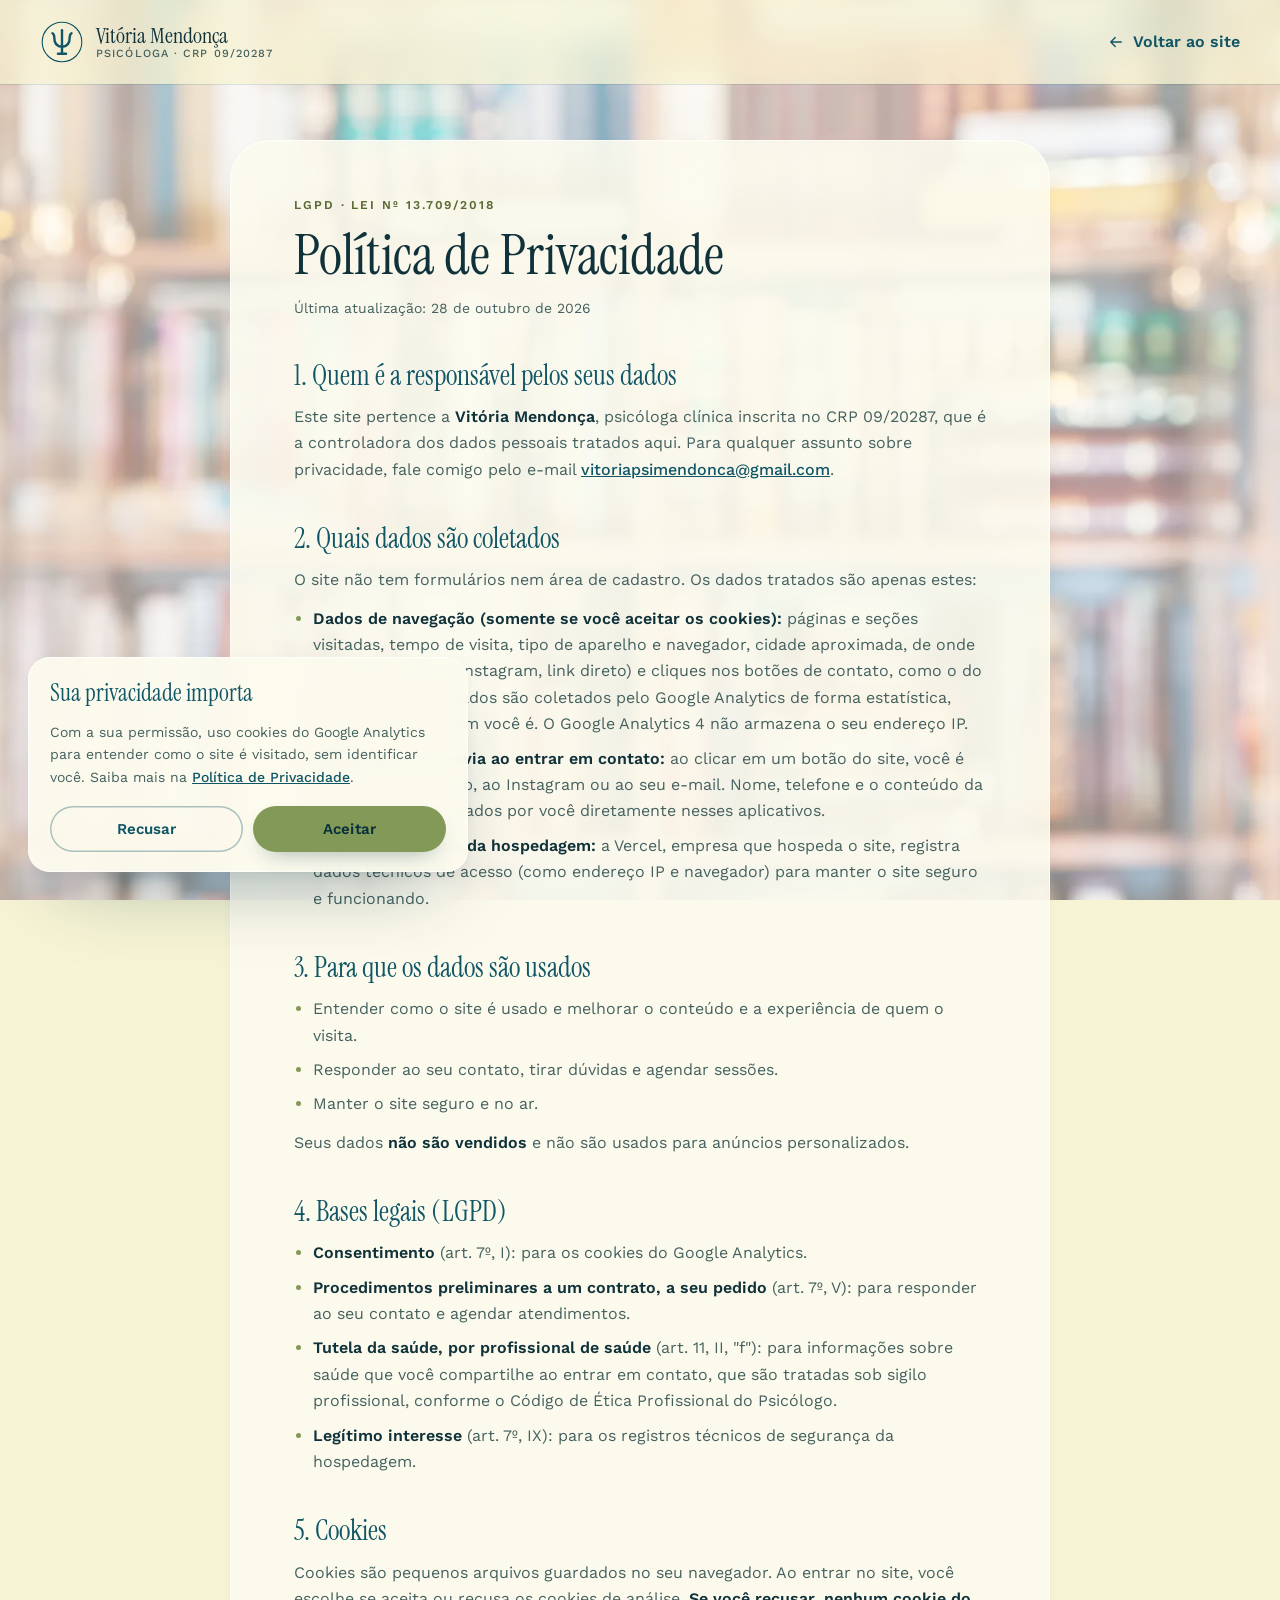
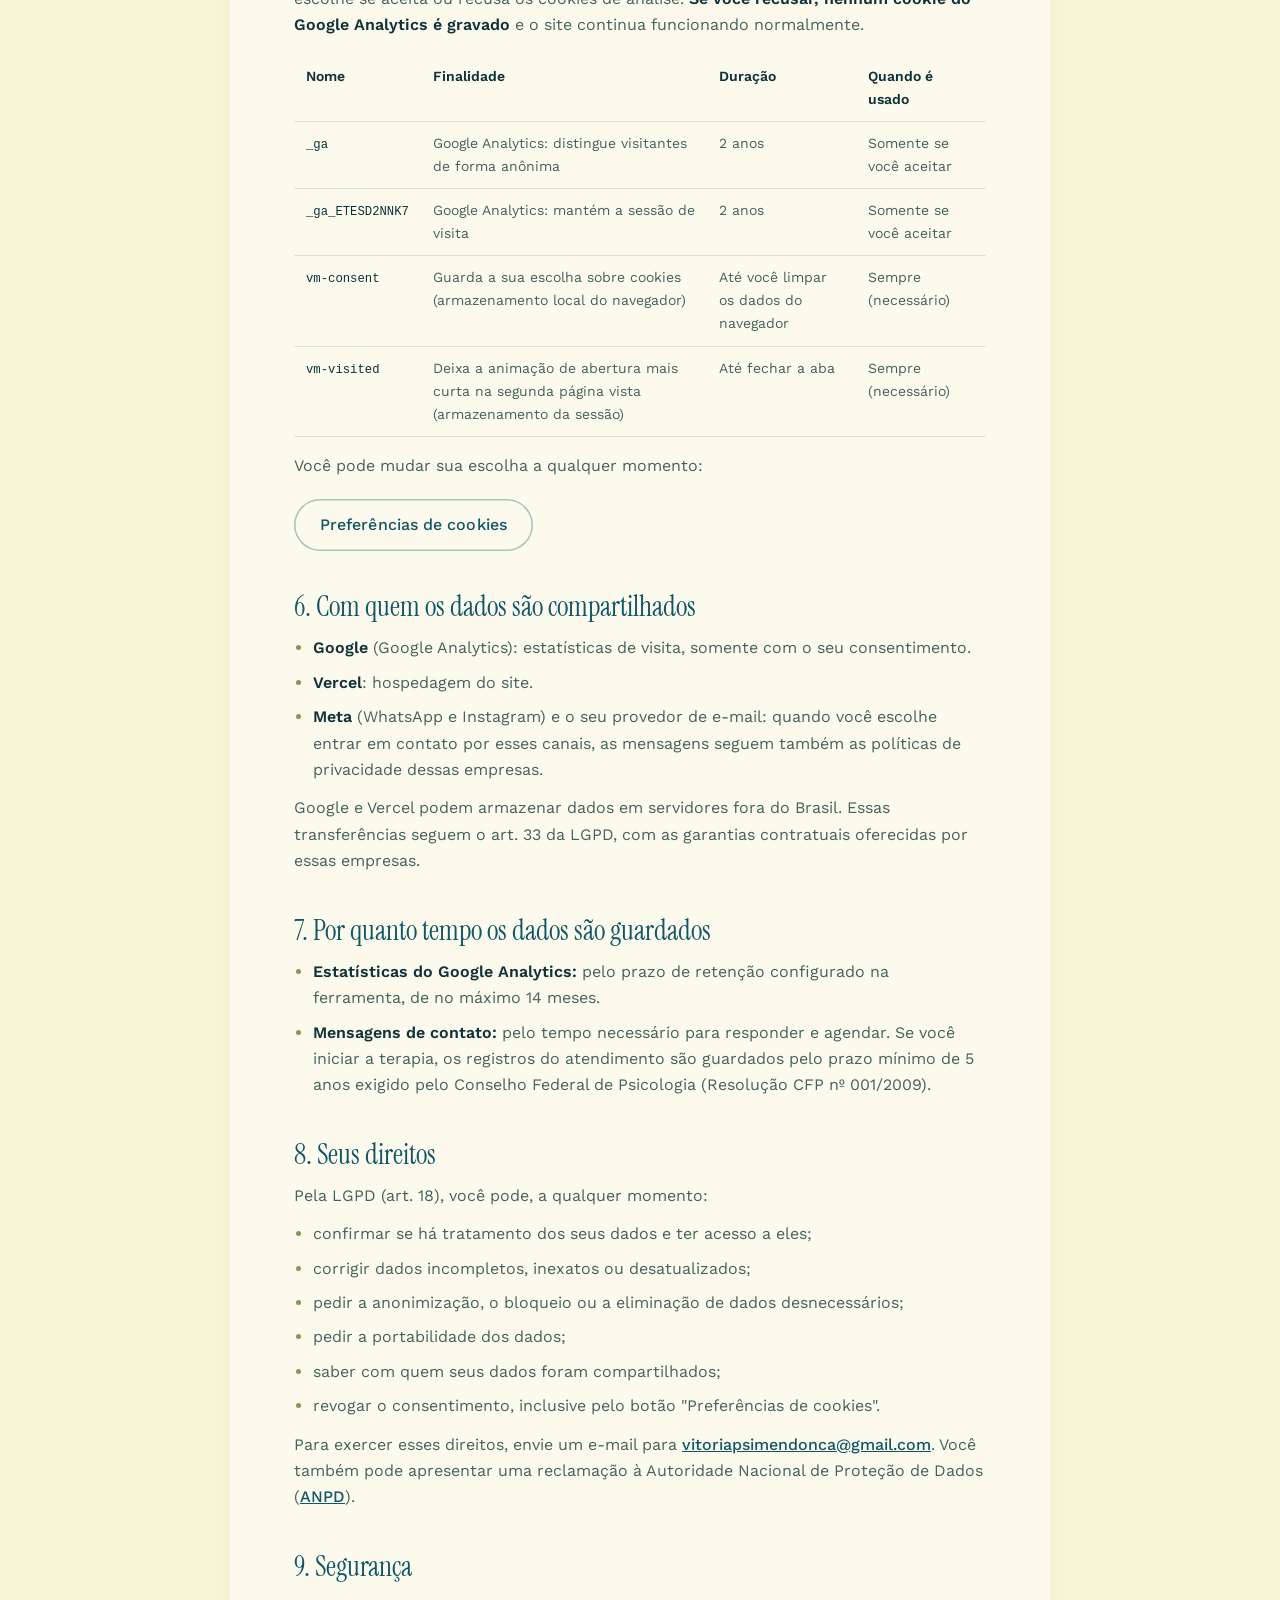
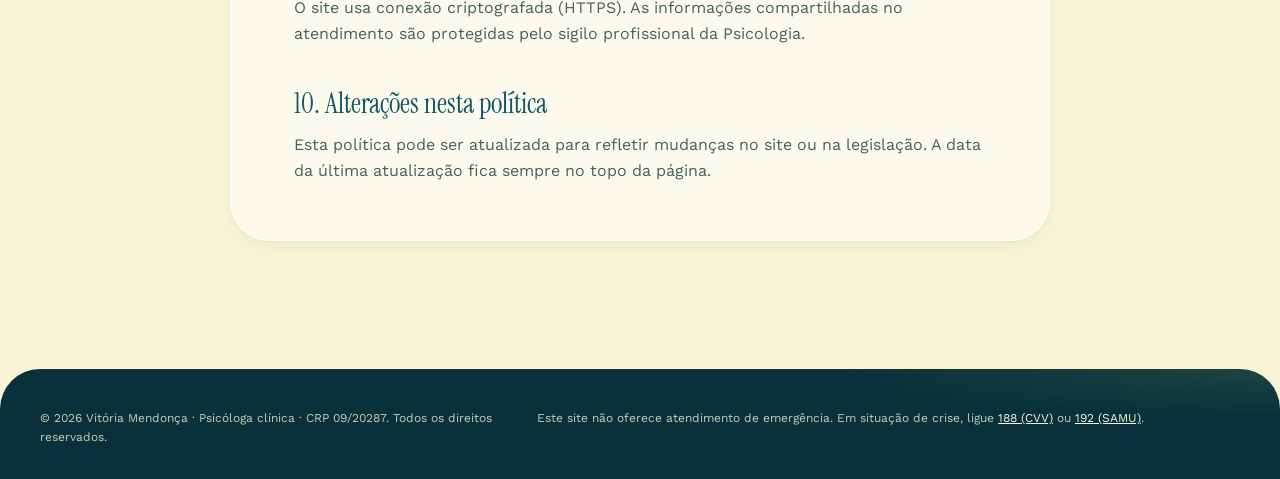
<file: politica-de-privacidade.html>
<!doctype html>
<html lang="pt-BR">
<head>
  <meta charset="utf-8">
  <meta name="viewport" content="width=device-width, initial-scale=1, viewport-fit=cover">

  <!-- Google tag (gtag.js) — GA4 com Consent Mode (LGPD). Mesmo bloco do index.html -->
  <script>
    window.dataLayer = window.dataLayer || [];
    function gtag(){dataLayer.push(arguments);}
    gtag('consent', 'default', {
      analytics_storage: (function () { try { return localStorage.getItem('vm-consent') === 'granted' ? 'granted' : 'denied'; } catch (e) { return 'denied'; } })(),
      ad_storage: 'denied',
      ad_user_data: 'denied',
      ad_personalization: 'denied'
    });
    gtag('js', new Date());

    gtag('config', 'G-ETESD2NNK7');
  </script>
  <script async src="https://www.googletagmanager.com/gtag/js?id=G-ETESD2NNK7"></script>

  <title>Política de Privacidade | Vitória Mendonça · Psicóloga CRP 09/20287</title>
  <meta name="description" content="Como o site da psicóloga Vitória Mendonça trata seus dados pessoais e usa cookies, de acordo com a LGPD.">
  <meta name="robots" content="index, follow">
  <link rel="canonical" href="https://www.psivitoriamendonca.com.br/politica-de-privacidade.html">
  <meta name="theme-color" content="#105666">

  <link rel="icon" href="Assets/img/favicon.svg" type="image/svg+xml">
  <link rel="apple-touch-icon" href="Assets/img/apple-touch-icon.png">

  <link rel="preload" href="Assets/fonts/work-sans-variable.woff2" as="font" type="font/woff2" crossorigin>
  <link rel="preload" href="Assets/fonts/instrument-serif-regular.woff2" as="font" type="font/woff2" crossorigin>
  <link rel="stylesheet" href="css/style.css">

  <script src="js/main.js" defer></script>
</head>

<body>
  <svg width="0" height="0" style="position:absolute" aria-hidden="true" focusable="false">
    <symbol id="logo-mark" viewBox="0 0 120 120">
      <circle cx="60" cy="60" r="54" fill="none" stroke="currentColor" stroke-width="3"/>
      <g fill="none" stroke="currentColor" stroke-width="6.5" stroke-linecap="round" stroke-linejoin="round">
        <path d="M34 36c4 2 5 6 5 12 0 16 7 25 21 25s21-9 21-25c0-6 1-10 5-12"/>
        <path d="M60 28v64"/>
        <path d="M49 92h22"/>
      </g>
    </symbol>
    <symbol id="i-arrow" viewBox="0 0 24 24">
      <path d="M5 12h14M13 6l6 6-6 6" fill="none" stroke="currentColor" stroke-width="1.8" stroke-linecap="round" stroke-linejoin="round"/>
    </symbol>
  </svg>

  <a class="skip-link" href="#conteudo">Pular para o conteúdo</a>

  <!-- ===================== HEADER ===================== -->
  <header class="header">
    <div class="container header__inner">
      <a class="brand" href="./" aria-label="Vitória Mendonça, psicóloga — voltar ao site">
        <svg class="brand__mark" aria-hidden="true" focusable="false"><use href="#logo-mark"/></svg>
        <span class="brand__text">
          <span class="brand__name">Vitória Mendonça</span>
          <span class="brand__meta">Psicóloga · CRP 09/20287</span>
        </span>
      </a>
      <a class="link-arrow link-arrow--light header__back" href="./"><svg aria-hidden="true"><use href="#i-arrow"/></svg><span>Voltar<span class="header__back-long"> ao site</span></span></a>
    </div>
  </header>

  <main id="conteudo" class="legal">
    <div class="container">
      <article class="legal__card">
        <p class="legal__eyebrow">LGPD · Lei nº 13.709/2018</p>
        <h1>Política de Privacidade</h1>
        <p class="legal__updated">Última atualização: 28 de outubro de 2026</p>

        <h2>1. Quem é a responsável pelos seus dados</h2>
        <p>Este site pertence a <strong>Vitória Mendonça</strong>, psicóloga clínica inscrita no CRP 09/20287, que é a controladora dos dados pessoais tratados aqui. Para qualquer assunto sobre privacidade, fale comigo pelo e-mail <a href="mailto:vitoriapsimendonca@gmail.com">vitoriapsimendonca@gmail.com</a>.</p>

        <h2>2. Quais dados são coletados</h2>
        <p>O site não tem formulários nem área de cadastro. Os dados tratados são apenas estes:</p>
        <ul>
          <li><strong>Dados de navegação (somente se você aceitar os cookies):</strong> páginas e seções visitadas, tempo de visita, tipo de aparelho e navegador, cidade aproximada, de onde você veio (Google, Instagram, link direto) e cliques nos botões de contato, como o do WhatsApp. Esses dados são coletados pelo Google Analytics de forma estatística, sem identificar quem você é. O Google Analytics 4 não armazena o seu endereço IP.</li>
          <li><strong>Dados que você envia ao entrar em contato:</strong> ao clicar em um botão do site, você é levado ao WhatsApp, ao Instagram ou ao seu e-mail. Nome, telefone e o conteúdo da mensagem são enviados por você diretamente nesses aplicativos.</li>
          <li><strong>Registros técnicos da hospedagem:</strong> a Vercel, empresa que hospeda o site, registra dados técnicos de acesso (como endereço IP e navegador) para manter o site seguro e funcionando.</li>
        </ul>

        <h2>3. Para que os dados são usados</h2>
        <ul>
          <li>Entender como o site é usado e melhorar o conteúdo e a experiência de quem o visita.</li>
          <li>Responder ao seu contato, tirar dúvidas e agendar sessões.</li>
          <li>Manter o site seguro e no ar.</li>
        </ul>
        <p>Seus dados <strong>não são vendidos</strong> e não são usados para anúncios personalizados.</p>

        <h2>4. Bases legais (LGPD)</h2>
        <ul>
          <li><strong>Consentimento</strong> (art. 7º, I): para os cookies do Google Analytics.</li>
          <li><strong>Procedimentos preliminares a um contrato, a seu pedido</strong> (art. 7º, V): para responder ao seu contato e agendar atendimentos.</li>
          <li><strong>Tutela da saúde, por profissional de saúde</strong> (art. 11, II, "f"): para informações sobre saúde que você compartilhe ao entrar em contato, que são tratadas sob sigilo profissional, conforme o Código de Ética Profissional do Psicólogo.</li>
          <li><strong>Legítimo interesse</strong> (art. 7º, IX): para os registros técnicos de segurança da hospedagem.</li>
        </ul>

        <h2 id="cookies">5. Cookies</h2>
        <p>Cookies são pequenos arquivos guardados no seu navegador. Ao entrar no site, você escolhe se aceita ou recusa os cookies de análise. <strong>Se você recusar, nenhum cookie do Google Analytics é gravado</strong> e o site continua funcionando normalmente.</p>
        <div class="legal__table-wrap">
          <table>
            <thead>
              <tr><th scope="col">Nome</th><th scope="col">Finalidade</th><th scope="col">Duração</th><th scope="col">Quando é usado</th></tr>
            </thead>
            <tbody>
              <tr><td data-label="Nome"><code>_ga</code></td><td data-label="Finalidade">Google Analytics: distingue visitantes de forma anônima</td><td data-label="Duração">2 anos</td><td data-label="Quando é usado">Somente se você aceitar</td></tr>
              <tr><td data-label="Nome"><code>_ga_ETESD2NNK7</code></td><td data-label="Finalidade">Google Analytics: mantém a sessão de visita</td><td data-label="Duração">2 anos</td><td data-label="Quando é usado">Somente se você aceitar</td></tr>
              <tr><td data-label="Nome"><code>vm-consent</code></td><td data-label="Finalidade">Guarda a sua escolha sobre cookies (armazenamento local do navegador)</td><td data-label="Duração">Até você limpar os dados do navegador</td><td data-label="Quando é usado">Sempre (necessário)</td></tr>
              <tr><td data-label="Nome"><code>vm-visited</code></td><td data-label="Finalidade">Deixa a animação de abertura mais curta na segunda página vista (armazenamento da sessão)</td><td data-label="Duração">Até fechar a aba</td><td data-label="Quando é usado">Sempre (necessário)</td></tr>
            </tbody>
          </table>
        </div>
        <p>Você pode mudar sua escolha a qualquer momento:</p>
        <div class="legal__actions">
          <a class="btn btn--outline" href="#cookies" data-consent-open>Preferências de cookies</a>
        </div>

        <h2>6. Com quem os dados são compartilhados</h2>
        <ul>
          <li><strong>Google</strong> (Google Analytics): estatísticas de visita, somente com o seu consentimento.</li>
          <li><strong>Vercel</strong>: hospedagem do site.</li>
          <li><strong>Meta</strong> (WhatsApp e Instagram) e o seu provedor de e-mail: quando você escolhe entrar em contato por esses canais, as mensagens seguem também as políticas de privacidade dessas empresas.</li>
        </ul>
        <p>Google e Vercel podem armazenar dados em servidores fora do Brasil. Essas transferências seguem o art. 33 da LGPD, com as garantias contratuais oferecidas por essas empresas.</p>

        <h2>7. Por quanto tempo os dados são guardados</h2>
        <ul>
          <li><strong>Estatísticas do Google Analytics:</strong> pelo prazo de retenção configurado na ferramenta, de no máximo 14 meses.</li>
          <li><strong>Mensagens de contato:</strong> pelo tempo necessário para responder e agendar. Se você iniciar a terapia, os registros do atendimento são guardados pelo prazo mínimo de 5 anos exigido pelo Conselho Federal de Psicologia (Resolução CFP nº 001/2009).</li>
        </ul>

        <h2>8. Seus direitos</h2>
        <p>Pela LGPD (art. 18), você pode, a qualquer momento:</p>
        <ul>
          <li>confirmar se há tratamento dos seus dados e ter acesso a eles;</li>
          <li>corrigir dados incompletos, inexatos ou desatualizados;</li>
          <li>pedir a anonimização, o bloqueio ou a eliminação de dados desnecessários;</li>
          <li>pedir a portabilidade dos dados;</li>
          <li>saber com quem seus dados foram compartilhados;</li>
          <li>revogar o consentimento, inclusive pelo botão "Preferências de cookies".</li>
        </ul>
        <p>Para exercer esses direitos, envie um e-mail para <a href="mailto:vitoriapsimendonca@gmail.com">vitoriapsimendonca@gmail.com</a>. Você também pode apresentar uma reclamação à Autoridade Nacional de Proteção de Dados (<a href="https://www.gov.br/anpd" target="_blank" rel="noopener">ANPD</a>).</p>

        <h2>9. Segurança</h2>
        <p>O site usa conexão criptografada (HTTPS). As informações compartilhadas no atendimento são protegidas pelo sigilo profissional da Psicologia.</p>

        <h2>10. Alterações nesta política</h2>
        <p>Esta política pode ser atualizada para refletir mudanças no site ou na legislação. A data da última atualização fica sempre no topo da página.</p>
      </article>
    </div>
  </main>

  <!-- ===================== FOOTER ===================== -->
  <footer class="footer footer--compact" data-dark>
    <div class="container">
      <div class="footer__bottom">
        <p>© <span data-year>2026</span> Vitória Mendonça · Psicóloga clínica · CRP 09/20287. Todos os direitos reservados.</p>
        <p class="footer__crisis">Este site não oferece atendimento de emergência. Em situação de crise, ligue <a href="tel:188">188 (CVV)</a> ou <a href="tel:192">192 (SAMU)</a>.</p>
      </div>
    </div>
  </footer>
</body>
</html>
</file>
<file: css/style.css>
/* ==========================================================================
   Vitória Mendonça — Psicóloga Clínica · Landing page
   --------------------------------------------------------------------------
   01. Fontes
   02. Tokens (:root)
   03. Reset & base
   04. Utilitários e tipografia
   05. Botões e links
   06. Cursor customizado
   07. Header / navegação
   08. Hero
   09. Seção · Sobre + Com o que posso te ajudar
   10. Seção · Como funciona + Dúvidas
   11. CTA final
   12. Footer
   13. WhatsApp flutuante
   14. Aviso de cookies
   15. Página · Política de privacidade
   16. Animações de entrada
   17. Movimento reduzido
   Breakpoints (mobile-first): 768px (tablet) · 1200px (desktop)
   ========================================================================== */


/* 01. Fontes ============================================================= */
@font-face {
  font-family: "Work Sans";
  src: url("../Assets/fonts/work-sans-variable.woff2") format("woff2");
  font-weight: 300 600;
  font-style: normal;
  font-display: swap;
}
@font-face {
  font-family: "Instrument Serif";
  src: url("../Assets/fonts/instrument-serif-regular.woff2") format("woff2");
  font-weight: 400;
  font-style: normal;
  font-display: swap;
}
@font-face {
  font-family: "Instrument Serif";
  src: url("../Assets/fonts/instrument-serif-italic.woff2") format("woff2");
  font-weight: 400;
  font-style: italic;
  font-display: swap;
}


/* 02. Tokens ============================================================= */
:root {
  /* Sinaliza ao preloader que esta folha já foi aplicada */
  --css-ready: 1;

  /* Cores da marca */
  --bege: #F7F4D5;
  --bege-50: #FCFBEF;
  --bege-200: #EFEAC4;
  --bege-300: #E4DDAB;
  --petroleo: #105666;
  --petroleo-700: #0C4654;
  --petroleo-900: #08313B;
  --musgo: #839958;
  --musgo-100: #E4EAC9;
  --musgo-200: #C2D39A;
  --musgo-700: #586A33;

  /* Texto */
  --ink: #10323A;
  --ink-soft: #45615F;
  --on-dark: #F7F4D5;
  --on-dark-soft: rgba(247, 244, 213, .8);
  --line: rgba(16, 86, 102, .14);
  --line-dark: rgba(247, 244, 213, .16);

  /* Tipografia */
  --font-serif: "Instrument Serif", "Times New Roman", Georgia, serif;
  --font-sans: "Work Sans", system-ui, -apple-system, "Segoe UI", Roboto, sans-serif;
  --fs-display: clamp(3rem, 2rem + 5.2vw, 5.5rem);    /* 48px → 88px */
  --fs-h2: clamp(2.5rem, 1.7rem + 3.4vw, 4.25rem);     /* 40px → 68px */
  --fs-h2-sm: clamp(2.25rem, 1.6rem + 2.6vw, 3.5rem);
  --fs-h3: 1.25rem;
  --fs-lead: clamp(1.0625rem, 1rem + .3vw, 1.1875rem);
  --fs-body: 1rem;                                     /* 16px */
  --fs-small: .875rem;
  --fs-micro: .75rem;

  /* Forma */
  --radius-sm: 12px;
  --radius-md: 22px;
  --radius-lg: 28px;
  --radius-xl: 40px;
  --radius-pill: 999px;

  /* Sombras suaves (tom petróleo, nunca preto puro) */
  --shadow-sm: 0 1px 2px rgba(8, 49, 59, .04), 0 6px 18px -6px rgba(8, 49, 59, .08);
  --shadow-md: 0 2px 6px rgba(8, 49, 59, .04), 0 18px 40px -16px rgba(8, 49, 59, .18);
  --shadow-lg: 0 4px 12px rgba(8, 49, 59, .05), 0 40px 80px -32px rgba(8, 49, 59, .35);

  /* Movimento */
  --ease-out: cubic-bezier(.22, 1, .36, 1);
  --ease-in-out: cubic-bezier(.65, 0, .35, 1);

  /* Layout */
  --container: 1240px;
  --gutter: 16px;
  --header-h: 76px;
  --section-y: 80px;

}

@media (min-width: 768px) {
  :root {
    --gutter: 32px;
    --header-h: 84px;
    --section-y: 104px;
  }
}

@media (min-width: 1200px) {
  :root {
    --gutter: 40px;
    --section-y: 128px;
  }
}


/* 03. Reset & base ======================================================= */
*,
*::before,
*::after { box-sizing: border-box; }

html {
  -webkit-text-size-adjust: 100%;
  scroll-behavior: smooth;
  scroll-padding-top: calc(var(--header-h) + 16px);
}

body {
  margin: 0;
  min-height: 100vh;
  background: var(--bege);
  color: var(--ink);
  font-family: var(--font-sans);
  font-size: var(--fs-body);
  line-height: 1.65;
  font-weight: 400;
  -webkit-font-smoothing: antialiased;
  text-rendering: optimizeLegibility;
  overflow-x: hidden;
  overflow-x: clip;
}

/* Fundo de biblioteca, já desfocado na própria imagem (blur via CSS pesaria
   no scroll do celular). Fica fixo atrás de tudo; o véu branco suaviza a foto
   e clareia o topo, onde está o texto principal. */
body::before {
  content: "";
  position: fixed;
  inset: 0;
  z-index: -1;
  pointer-events: none;
  background:
    radial-gradient(120% 70% at 50% 0%, rgba(255, 255, 255, 0.125), transparent 70%),
    linear-gradient(rgba(255, 255, 255, .5), rgba(255, 255, 255, .5)),
    url("../Assets/img/fundo-rosa-blur.webp") center / cover no-repeat,
    var(--bege-200);
}

h1, h2, h3, p, ul, ol, blockquote, figure { margin: 0; }
ul, ol { padding: 0; list-style: none; }
img, svg { display: block; max-width: 100%; }
img { height: auto; }
a { color: inherit; }
button { font: inherit; color: inherit; cursor: pointer; }

::selection { background: var(--musgo-200); color: var(--petroleo-900); }

/* Foco visível e consistente */
:focus-visible {
  outline: 3px solid var(--petroleo);
  outline-offset: 3px;
  border-radius: 6px;
}
[data-dark] :focus-visible,
.footer :focus-visible,
.menu-open .menu :focus-visible {
  outline-color: var(--musgo-200);
}

.skip-link {
  position: fixed;
  top: 12px;
  left: 12px;
  z-index: 1000;
  padding: 12px 18px;
  border-radius: var(--radius-pill);
  background: var(--petroleo);
  color: var(--on-dark);
  font-weight: 500;
  text-decoration: none;
  transform: translateY(-160%);
  transition: transform .3s var(--ease-out);
}
.skip-link:focus { transform: none; }


/* 04. Utilitários e tipografia =========================================== */
.container {
  width: 100%;
  max-width: calc(var(--container) + var(--gutter) * 2);
  margin-inline: auto;
  padding-inline: var(--gutter);
}

.section {
  position: relative;
  padding-block: var(--section-y);
  overflow-x: clip; /* contém os blobs decorativos sem quebrar o sticky */
  isolation: isolate; /* as formas de fundo (z-index -1) ficam acima do fundo da seção */
}

.section--tint {
  background:
    radial-gradient(60% 50% at 100% 0%, rgba(131, 153, 88, .12), transparent 70%),
    rgba(239, 234, 196, .86); /* bege-200 translúcido: a biblioteca aparece de leve */
  border-radius: var(--radius-xl);
  box-shadow: inset 0 0 0 1px rgba(255, 255, 255, .7), var(--shadow-sm);
}

/* Formas orgânicas de fundo, da mesma família do hero__blob.
   Tons próximos do fundo e opacidade baixa para não competir com o conteúdo. */
.deco {
  position: absolute;
  z-index: -1;
  aspect-ratio: 1;
  fill: #839958;
  pointer-events: none;
}
.deco--sobre-1 {
  top: 40px;
  right: -160px;
  width: clamp(260px, 32vw, 460px);
  opacity: .55;
  rotate: 20deg;
}
.deco--sobre-2 {
  left: -120px;
  bottom: 16%;
  width: clamp(200px, 22vw, 320px);
  fill: #b7c290;
  opacity: .8;
  rotate: -15deg;
}
.deco--como-1 {
  top: 24%;
  left: -140px;
  width: clamp(220px, 24vw, 360px);
  opacity: .6;
}
.deco--como-2 {
  right: -180px;
  bottom: 6%;
  width: clamp(280px, 34vw, 500px);
  opacity: .5;
  rotate: 140deg;
}
.deco--cta-1 {
  top: 0;
  right: -120px;
  width: clamp(220px, 26vw, 380px);
  opacity: .6;
  rotate: -30deg;
}

.eyebrow {
  display: inline-flex;
  align-items: center;
  gap: 10px;
  margin-bottom: 20px;
  font-size: var(--fs-micro);
  font-weight: 600;
  letter-spacing: .16em;
  text-transform: uppercase;
  color: var(--musgo-700);
}
.eyebrow__dot {
  width: 8px;
  height: 8px;
  border-radius: 50%;
  background: currentColor;
  box-shadow: 0 0 0 4px rgba(131, 153, 88, .2);
}
.eyebrow--dark { color: var(--musgo-200); }
.eyebrow--dark .eyebrow__dot { box-shadow: 0 0 0 4px rgba(194, 211, 154, .18); }

.section-title {
  font-family: var(--font-serif);
  font-weight: 400;
  font-size: var(--fs-h2);
  line-height: 1;
  letter-spacing: -.015em;
  color: var(--ink);
  text-wrap: balance;
}
.section-title em,
.help__title em {
  font-style: italic;
  color: var(--petroleo);
}
.section-title--sm { font-size: var(--fs-h2-sm); }


/* 05. Botões e links ===================================================== */
.btn {
  --btn-bg: var(--musgo);
  --btn-fg: var(--petroleo-900);
  position: relative;
  display: inline-flex;
  align-items: center;
  justify-content: center;
  gap: 10px;
  min-height: 52px;
  padding: 0 26px;
  border: 0;
  border-radius: var(--radius-pill);
  background: var(--btn-bg);
  color: var(--btn-fg);
  font-family: var(--font-sans);
  font-size: 1rem;
  font-weight: 600;
  line-height: 1;
  letter-spacing: .005em;
  text-decoration: none;
  white-space: nowrap;
  box-shadow: 0 10px 24px -12px rgba(8, 49, 59, .45);
  transition:
    transform .35s var(--ease-out),
    box-shadow .35s var(--ease-out),
    background-color .3s ease,
    color .3s ease;
}
.btn:hover {
  transform: translateY(-2px);
  box-shadow: 0 16px 30px -14px rgba(8, 49, 59, .5);
}
.btn:active { transform: translateY(0); }

.btn__icon { width: 20px; height: 20px; flex: none; }
.btn__arrow {
  width: 18px;
  height: 18px;
  flex: none;
  transition: transform .35s var(--ease-out);
}
.btn:hover .btn__arrow { transform: translateX(4px); }

/* Verde principal: musgo no claro, musgo claro no escuro (contraste AA) */
.btn--primary:hover { --btn-bg: #94AA67; }
[data-dark] .btn--primary,
.menu-open .btn--primary { --btn-bg: var(--musgo-200); }
[data-dark] .btn--primary:hover,
.menu-open .btn--primary:hover { --btn-bg: #D2E0AE; }

.btn--ghost-dark {
  --btn-bg: transparent;
  --btn-fg: var(--on-dark);
  box-shadow: inset 0 0 0 1.5px rgba(247, 244, 213, .35);
}
.btn--ghost-dark:hover {
  --btn-bg: rgba(247, 244, 213, .1);
  box-shadow: inset 0 0 0 1.5px rgba(247, 244, 213, .7);
}

.btn--lg { min-height: 58px; padding: 0 30px; font-size: 1.0625rem; }
.btn--xl {
  min-height: 68px;
  padding: 0 36px;
  font-size: 1.125rem;
  width: 100%;
}
.btn--xl .btn__icon { width: 24px; height: 24px; }

.link-arrow {
  display: inline-flex;
  align-items: center;
  gap: 8px;
  font-weight: 600;
  color: var(--musgo-200);
  text-decoration: none;
}
.link-arrow svg { width: 18px; height: 18px; transition: transform .35s var(--ease-out); }
.link-arrow:hover svg { transform: translateX(5px); }
.link-arrow--light { color: var(--petroleo); }


/* 06. Cursor customizado ================================================= */
.cursor { display: none; }

.has-cursor,
.has-cursor * { cursor: none !important; }

.has-cursor .cursor {
  display: block;
  position: fixed;
  inset: 0;
  z-index: 10000;
  pointer-events: none;
  transition: opacity .3s ease;
}
.cursor.is-hidden { opacity: 0; }

.cursor__dot,
.cursor__ring {
  position: fixed;
  top: 0;
  left: 0;
  border-radius: 50%;
  will-change: translate;
}
.cursor__dot {
  width: 8px;
  height: 8px;
  margin: -4px 0 0 -4px;
  background: var(--petroleo);
  transition: scale .3s var(--ease-out), background-color .3s ease;
}
.cursor__ring {
  width: 40px;
  height: 40px;
  margin: -20px 0 0 -20px;
  border: 1.5px solid var(--musgo);
  transition:
    scale .45s var(--ease-out),
    background-color .3s ease,
    border-color .3s ease;
}
.cursor.is-hover .cursor__ring {
  scale: 1.6;
  background: rgba(131, 153, 88, .14);
  border-color: transparent;
}
.cursor.is-hover .cursor__dot { scale: .5; }
.cursor.is-down .cursor__ring { scale: .85; }
.cursor.is-dark .cursor__dot { background: var(--bege); }
.cursor.is-dark .cursor__ring { border-color: var(--musgo-200); }
.cursor.is-dark.is-hover .cursor__ring { background: rgba(194, 211, 154, .16); }


/* 07. Header / navegação ================================================= */
.header {
  position: sticky;
  top: 0;
  z-index: 800;
}
/* Blur num pseudo-elemento: backdrop-filter no próprio header
   prenderia o menu mobile (position: fixed) dentro dele */
.header::before {
  content: "";
  position: absolute;
  inset: 0;
  background: rgba(247, 244, 213, .72);
  -webkit-backdrop-filter: blur(16px) saturate(140%);
  backdrop-filter: blur(16px) saturate(140%);
  box-shadow: 0 1px 0 var(--line);
  transition: box-shadow .4s ease;
}
/* O vidro fica sempre visível; ao rolar, só a sombra ganha profundidade */
.header.is-scrolled::before {
  box-shadow: 0 1px 0 var(--line), 0 12px 30px -20px rgba(8, 49, 59, .3);
}

.header__inner {
  position: relative;
  display: flex;
  align-items: center;
  justify-content: space-between;
  gap: 24px;
  height: var(--header-h);
}

.brand {
  position: relative;
  z-index: 2;
  display: inline-flex;
  align-items: center;
  gap: 12px;
  color: var(--petroleo);
  text-decoration: none;
  transition: color .4s ease;
}
.brand__mark { width: 44px; height: 44px; flex: none; }
.brand__text { display: grid; line-height: 1.1; }
.brand__name {
  font-family: var(--font-serif);
  font-size: 1.375rem;
  color: var(--ink);
  transition: color .4s ease;
}
.brand__meta {
  font-size: .6875rem;
  font-weight: 500;
  letter-spacing: .1em;
  text-transform: uppercase;
  color: var(--ink-soft);
  transition: color .4s ease;
}
.brand--light,
.brand--light .brand__name { color: var(--on-dark); }
.brand--light .brand__meta { color: var(--on-dark-soft); }

.menu-open .brand,
.menu-open .brand__name { color: var(--on-dark); }
.menu-open .brand__meta { color: var(--on-dark-soft); }

/* Hambúrguer */
.nav-toggle {
  position: relative;
  z-index: 2;
  display: grid;
  place-content: center;
  gap: 6px;
  width: 50px;
  height: 50px;
  padding: 0;
  border: 0;
  border-radius: 50%;
  background: var(--petroleo);
  box-shadow: var(--shadow-sm);
  transition: background-color .4s ease;
}
.nav-toggle__line {
  display: block;
  width: 20px;
  height: 1.5px;
  border-radius: 2px;
  background: var(--bege);
  transition: transform .5s var(--ease-out), background-color .4s ease;
}
.menu-open .nav-toggle { background: var(--musgo-200); }
.menu-open .nav-toggle__line { background: var(--petroleo-900); }
.menu-open .nav-toggle__line:first-child { transform: translateY(3.75px) rotate(45deg); }
.menu-open .nav-toggle__line:last-child { transform: translateY(-3.75px) rotate(-45deg); }

/* Menu mobile: revelação circular a partir do botão */
.menu {
  position: fixed;
  inset: 0;
  z-index: 1;
  display: flex;
  flex-direction: column;
  padding: calc(var(--header-h) + 40px) var(--gutter) 40px;
  background:
    radial-gradient(80% 50% at 100% 100%, rgba(131, 153, 88, .28), transparent 70%),
    var(--petroleo);
  color: var(--on-dark);
  overflow-y: auto;
  clip-path: circle(0 at calc(100% - var(--gutter) - 25px) calc(var(--header-h) / 2));
  visibility: hidden;
  transition:
    clip-path .8s var(--ease-in-out),
    visibility 0s linear .8s;
}
.menu-open .menu {
  clip-path: circle(150% at calc(100% - var(--gutter) - 25px) calc(var(--header-h) / 2));
  visibility: visible;
  transition: clip-path .8s var(--ease-in-out), visibility 0s;
}

.menu__list { display: grid; gap: 4px; }
.menu__list li,
.menu__cta,
.menu__extra {
  opacity: 0;
  translate: 0 24px;
  transition: opacity .5s ease, translate .6s var(--ease-out);
}
.menu-open .menu__list li,
.menu-open .menu__cta,
.menu-open .menu__extra {
  opacity: 1;
  translate: 0 0;
  transition-delay: calc(.28s + var(--i) * 70ms);
}

.menu__link {
  display: flex;
  align-items: baseline;
  gap: 16px;
  padding: 10px 0;
  border-bottom: 1px solid var(--line-dark);
  font-family: var(--font-serif);
  font-size: 2.75rem;
  line-height: 1.1;
  text-decoration: none;
}
.menu__index {
  font-family: var(--font-sans);
  font-size: var(--fs-micro);
  font-weight: 600;
  letter-spacing: .1em;
  color: var(--musgo-200);
}
.menu__cta { align-self: flex-start; margin-top: 40px; }
.menu__extra {
  display: grid;
  gap: 10px;
  margin-top: auto;
  padding-top: 40px;
  font-size: var(--fs-small);
  color: var(--on-dark-soft);
}
.menu__extra a {
  display: inline-flex;
  align-items: center;
  gap: 10px;
  color: var(--on-dark);
  text-decoration: none;
}
.menu__extra svg { width: 20px; height: 20px; }

@media (min-width: 768px) {
  .nav-toggle { display: none; }

  .menu {
    position: static;
    flex-direction: row;
    align-items: center;
    gap: 8px;
    padding: 0;
    background: none;
    color: var(--ink);
    overflow: visible;
    clip-path: none;
    visibility: visible;
    transition: none;
  }
  .menu__list { display: flex; gap: 4px; }
  .menu__list li,
  .menu__cta {
    opacity: 1;
    translate: none;
    transition: none;
  }
  .menu__extra,
  .menu__index { display: none; }

  .brand__meta { white-space: nowrap; }

  .menu__link {
    position: relative;
    padding: 10px;
    border: 0;
    white-space: nowrap;
    font-family: var(--font-sans);
    font-size: .9375rem;
    font-weight: 500;
    color: var(--ink);
  }
  .menu__link::after {
    content: "";
    position: absolute;
    left: 10px;
    right: 10px;
    bottom: 4px;
    height: 1.5px;
    background: var(--musgo);
    transform: scaleX(0);
    transform-origin: right;
    transition: transform .45s var(--ease-out);
  }
  .menu__link:hover::after,
  .menu__link.is-active::after {
    transform: scaleX(1);
    transform-origin: left;
  }
  .menu__link.is-active { color: var(--petroleo); }

  .menu__cta { margin: 0 0 0 12px; min-height: 46px; padding: 0 20px; }
}

@media (min-width: 1200px) {
  .menu__list { gap: 8px; }
  .menu__link { padding: 10px 14px; }
  .menu__link::after { left: 14px; right: 14px; }
}


/* 08. Hero =============================================================== */
/* O card ocupa exatamente a área visível abaixo do header.
   A foto se adapta ao espaço que sobra; tipografia e espaçamentos
   também escalam pela altura da tela (vh) para caber em notebooks. */
.hero {
  --hero-gap-top: 8px;
  --hero-gap-bottom: 16px;
  --hero-h: calc(100vh - var(--header-h) - var(--hero-gap-top) - var(--hero-gap-bottom));
  position: relative;
  padding: var(--hero-gap-top) 0 var(--hero-gap-bottom);
}
@supports (height: 100svh) {
  /* svh desconta a barra de endereço do navegador no celular */
  .hero { --hero-h: calc(100svh - var(--header-h) - var(--hero-gap-top) - var(--hero-gap-bottom)); }
}

.hero__blob {
  position: absolute;
  left: -120px;
  bottom: 0;
  z-index: -1;
  width: 380px;
  fill: #b7c290;
  opacity: .7;
}

.hero__card {
  position: relative;
  isolation: isolate;
  overflow: hidden;
  display: flex;
  flex-direction: column;
  min-height: var(--hero-h);
  padding: clamp(24px, 3.6vh, 48px) 20px 0;
  border-radius: var(--radius-lg);
  background:
    radial-gradient(70% 60% at 100% 0%, rgba(131, 153, 88, .32), transparent 70%),
    radial-gradient(50% 50% at 0% 100%, rgba(8, 49, 59, .6), transparent 70%),
    var(--petroleo);
  color: var(--on-dark);
  box-shadow: var(--shadow-lg);
}

.hero__content { position: relative; z-index: 2; }

.hero__content .eyebrow {
  margin-bottom: clamp(12px, 2.2vh, 20px);
  letter-spacing: .12em;
}

.hero__title {
  max-width: 7.5em; /* largura de "conta de tudo sozinha." (~7,41em): a justificação só ajusta o fino */
  margin-bottom: clamp(12px, 2.4vh, 24px);
  font-family: var(--font-serif);
  font-weight: 400;
  /* celular: pela largura, um pouco menor para não disputar atenção com o selo */
  font-size: clamp(2rem, min(9vw, 6vh), 2.75rem);
  line-height: .98;
  letter-spacing: -.02em;
  /* As duas linhas justificadas: o título fecha um bloco com as bordas retas */
  text-align: justify;
  text-align-last: justify;
  text-wrap: balance;
}
.hero__title em {
  font-style: italic;
  color: var(--musgo-200);
}

/* Justificado com hifenização (lang="pt-BR") para não abrir "rios" de espaço
   entre as palavras; a última linha fica alinhada à esquerda. */
.hero__text {
  max-width: 46ch;
  font-size: .9375rem;
  line-height: 1.6;
  color: var(--on-dark-soft);
  text-align: justify;
  text-align-last: left;
  text-wrap: pretty;
  -webkit-hyphens: auto;
  hyphens: auto;
  hyphenate-limit-chars: 7 3 3;
}

.hero__actions {
  display: flex;
  flex-wrap: wrap;
  gap: 12px;
  margin-top: clamp(18px, 3.5vh, 36px);
}

/* No celular o Instagram vira um botão só de ícone (o aria-label mantém o nome) */
.hero__insta {
  width: 58px;
  padding: 0;
  flex: none;
}
.hero__insta-label { display: none; }

.hero__trust {
  display: none;
  gap: 20px;
  grid-template-columns: repeat(3, 1fr);
  margin-top: clamp(24px, 4vh, 44px);
  padding-top: clamp(16px, 2.6vh, 28px);
  border-top: 1px solid var(--line-dark);
  font-size: var(--fs-small);
  line-height: 1.4;
  color: var(--on-dark-soft);
}
.hero__trust li { display: flex; align-items: flex-start; gap: 12px; }
.hero__trust svg {
  width: 22px;
  height: 22px;
  flex: none;
  color: var(--musgo-200);
}
.hero__trust strong { font-weight: 600; color: var(--on-dark); }

/* A mídia preenche o espaço restante do card */
.hero__media {
  position: relative;
  z-index: 1;
  flex: 1 1 auto;
  min-height: 190px;
  margin-top: clamp(16px, 3vh, 24px);
}
.hero__frame {
  position: absolute;
  right: -8px;
  bottom: 0;
  height: 100%;
  max-width: calc(100% + 8px);
  aspect-ratio: 4 / 5;
}
.hero__photo {
  width: 100%;
  height: 100%;
  object-fit: cover;
  object-position: center 22%;
  border-radius: 999px 999px 0 0;
  background: var(--bege-300);
}

.hero__seal {
  position: absolute;
  top: 6%;
  left: -54px; /* só celular: mais para fora da foto, sem cobrir o rosto (tablet/desktop redefinem) */
  width: 84px;
  height: 84px;
  overflow: visible;
  filter: drop-shadow(0 12px 22px rgba(8, 49, 59, .25));
}
.hero__seal-bg { fill: var(--bege); }
.hero__seal-text {
  font-family: var(--font-sans);
  font-size: 14px;
  font-weight: 600;
  letter-spacing: .12em;
  text-transform: uppercase;
  fill: var(--petroleo);
  transform-origin: 100px 100px;
  /* uma volta a cada 20s: dá para ler o texto enquanto gira */
  animation: seal-spin 20s linear infinite;
}
.hero__seal-mark { color: var(--petroleo); }

@keyframes seal-spin { to { transform: rotate(360deg); } }

.hero__badge {
  position: absolute;
  right: -50px;
  bottom: -5px;
  z-index: 4;
  display: none; /* no celular o selo já comunica o atendimento online */
  align-items: center;
  gap: 12px;
  padding: 10px 16px 10px 10px;
  border-radius: var(--radius-md);
  background: var(--bege-50);
  color: var(--ink);
  box-shadow: var(--shadow-md);
  font-size: var(--fs-small);
  line-height: 1.3;
  white-space: nowrap;
}
.hero__badge strong { display: block; font-weight: 600; }
.hero__badge small { color: var(--ink-soft); font-size: var(--fs-micro); }
.hero__badge-icon {
  display: grid;
  place-items: center;
  width: 40px;
  height: 40px;
  border-radius: 14px;
  background: var(--musgo-100);
  color: var(--petroleo);
}
.hero__badge-icon svg { width: 22px; height: 22px; }

.hero__waves {
  position: absolute;
  right: 0;
  bottom: 0;
  z-index: 3;
  width: 100%;
  height: 110px;
  fill: none;
  stroke: var(--bege);
  stroke-width: 2;
  stroke-linecap: round;
  opacity: .85;
  pointer-events: none;
}

/* Só celular: tudo em uma coluna — "Atendimento para todo o Brasil", título,
   foto inteira (com o selo acima da mão), texto e botões. O display: contents
   põe os filhos do .hero__content direto na grade do card, para a foto entrar
   entre o título e o texto. A primeira tela mostra título + foto; o texto e os
   botões vêm ao rolar. */
@media (max-width: 767px) {
  .hero__card {
    /* (100vw - 72px) é a largura útil do card: o título fecha em 2 linhas,
       de borda a borda */
    --title-fs: clamp(2rem, (100vw - 72px) / 7.55, 3rem);
    --pad-top: clamp(16px, 2.6vh, 24px);
    --eyebrow-gap: clamp(10px, 1.6vh, 16px);
    --title-gap: clamp(12px, 2vh, 20px);
    display: grid;
    grid-template-columns: minmax(0, 1fr);
    min-height: 0;
    padding: var(--pad-top) 20px 28px;
  }
  .hero__content { display: contents; }
  .hero__content > .eyebrow { grid-row: 1; justify-self: start; margin-bottom: var(--eyebrow-gap); }

  .hero__title {
    grid-row: 2;
    margin-bottom: var(--title-gap);
    font-size: var(--title-fs);
  }

  /* Foto 4:5 sem recorte. A altura é o que sobra da tela depois do topo do
     card (padding + selo de texto de ~18px + 2 linhas do título): na largura
     toda quando cabe; em telas baixas ela estreita e fica centralizada. */
  .hero__media {
    grid-row: 3;
    height: min(
      (100vw - 72px) * 1.25,
      var(--hero-h) - var(--pad-top) - 18px - var(--eyebrow-gap)
        - 1.96 * var(--title-fs) - var(--title-gap) - 8px
    );
    min-height: 0;
    margin: 0;
  }
  .hero__frame {
    top: 0;
    right: auto;
    left: 50%;
    translate: -50% 0;
    width: auto;
    height: 100%;
    max-width: 100%;
    aspect-ratio: 4 / 5;
    overflow: hidden;
    border-radius: var(--radius-md);
    container-type: inline-size; /* cqw = 1% da largura da moldura */
  }
  .hero__photo { border-radius: 0; }
  /* Um ponto (x, y) da foto fica em (x × 100cqw, y × 125cqw). Selo logo acima
     da mão fechada (x ≈ 18–34%, topo em y ≈ 32% da foto), afastado do rosto,
     como se ela apontasse para ele. */
  .hero__seal {
    top: 11cqw;
    left: 9cqw;
    width: 22cqw;
    height: 22cqw;
  }

  .hero__text { grid-row: 4; max-width: none; margin-top: 24px; }

  .hero__actions {
    grid-row: 5;
    flex-wrap: nowrap;
    margin-top: 24px;
  }
  .hero__actions .btn--primary { flex: 1 1 auto; }

  .hero__waves { display: none; }
}

@media (min-width: 768px) {
  .hero { --hero-gap-top: 12px; --hero-gap-bottom: 24px; }
  .hero__card { padding: clamp(36px, 5.5vh, 64px) 48px 0; }
  .hero__title { font-size: clamp(2.5rem, min(2rem + 5.2vw, 10vh), 5.5rem); }
  .hero__text { font-size: var(--fs-lead); line-height: 1.65; }
  .hero__trust { display: grid; }
  .hero__insta { width: auto; padding: 0 30px; }
  .hero__insta-label { display: inline; }
  .hero__frame { right: 0; max-width: 100%; }
  .hero__seal { width: 116px; height: 116px; left: -48px; }
  /* acima das ondas, que ficam nos ~90px inferiores do card */
  .hero__badge { display: flex; bottom: 104px; padding: 12px 18px 12px 12px; }
}

/* Tablet em pé: a foto ficava num canto com um vazio à esquerda. Botões e
   diferenciais descem para uma coluna ao lado dela (display: contents põe
   os filhos do .hero__content direto na grade do card, como no celular). */
@media (min-width: 768px) and (max-width: 1199px) and (orientation: portrait) {
  .hero__card {
    display: grid;
    grid-template-columns: minmax(0, 1fr) minmax(0, 1fr);
    grid-template-rows: auto auto auto 1fr 1fr;
    column-gap: 40px;
  }
  .hero__content { display: contents; }
  .hero__content > * { grid-column: 1 / -1; }

  .hero__actions,
  .hero__trust {
    position: relative;
    z-index: 4; /* acima das ondas */
    grid-column: 1;
  }
  .hero__actions {
    grid-row: 4;
    flex-direction: column;
    align-items: flex-start;
    align-self: end;
  }
  .hero__trust {
    grid-row: 5;
    align-self: start;
    grid-template-columns: 1fr;
    gap: 16px;
  }
  .hero__media { grid-column: 2; grid-row: 4 / 6; }
}

/* Layout em duas colunas: desktop e tablets deitados */
@media (min-width: 1200px), (min-width: 1024px) and (orientation: landscape) {
  .hero__card {
    display: grid;
    grid-template-columns: 1fr 1fr;
    gap: 40px;
    min-height: clamp(560px, var(--hero-h), 1000px);
    padding: 0 0 0 72px;
  }
  .hero__content {
    align-self: center;
    padding-block: clamp(32px, 6vh, 72px);
  }
  .hero__media {
    min-height: 0;
    margin: 0 56px 0 0;
  }
  /* Largura cheia da coluna em 4:5; em telas baixas a altura limita e a foto é recortada */
  .hero__frame {
    width: 100%;
    height: auto;
    max-height: calc(100% - clamp(32px, 7vh, 72px));
  }
  .hero__seal { width: 128px; height: 128px; top: 8%; }
  .hero__waves { width: 46%; height: 170px; }
  .hero__blob { left: -160px; width: 460px; }
}

/* Desktop: título mais contido, para não ocupar metade da altura do card */
@media (min-width: 1200px) {
  .hero__title { font-size: clamp(2.75rem, min(1.5rem + 2.8vw, 8vh), 4.25rem); }
  .hero__waves { display: none; }
}

/* Tablet deitado: coluna de texto estreita, Instagram só com ícone */
@media (min-width: 1024px) and (max-width: 1199px) and (orientation: landscape) {
  .hero__card { padding-left: 56px; }
  .hero__media { margin-right: 40px; }
  .hero__insta { width: 58px; padding: 0; }
  .hero__insta-label { display: none; }
}

/* Telas baixas (notebooks 1366×768, celulares deitados): esconde a linha de diferenciais */
@media (max-height: 800px) {
  .hero__trust { display: none; }
}

/* 09. Seção · Sobre + Com o que posso te ajudar ========================== */
/* Card de vidro fosco, da mesma família do .help, para o texto não se
   misturar com o fundo da biblioteca. O backdrop-filter cria um contexto de
   empilhamento: o about__blob (z-index -1) fica sobre o card, atrás da foto. */
.about {
  position: relative;
  display: grid;
  gap: 48px;
  padding: 24px 20px 32px;
  border-radius: var(--radius-xl);
  background:
    radial-gradient(70% 50% at 100% 0%, rgba(228, 234, 201, .55), transparent 70%),
    radial-gradient(50% 40% at 0% 100%, rgba(239, 234, 196, .5), transparent 70%),
    rgba(252, 251, 239, .8);
  -webkit-backdrop-filter: blur(14px) saturate(120%);
  backdrop-filter: blur(14px) saturate(120%);
  box-shadow: inset 0 0 0 1px rgba(255, 255, 255, .85), var(--shadow-md);
}

.about__media {
  position: relative;
  width: min(100%, 460px);
}
.about__blob {
  position: absolute;
  top: -32px;
  right: -40px;
  z-index: -1;
  width: 78%;
  fill: #b6c18f;
}
.about__photo {
  width: 100%;
  aspect-ratio: 5 / 6;
  object-fit: cover;
  border-radius: var(--radius-xl) var(--radius-xl) var(--radius-xl) 140px;
  background: var(--bege-300);
  box-shadow: var(--shadow-md);
}
.about__tag {
  position: absolute;
  right: -8px;
  bottom: 32px;
  display: flex;
  align-items: center;
  gap: 12px;
  padding: 14px 20px 14px 14px;
  border-radius: var(--radius-md);
  background: var(--petroleo);
  color: var(--on-dark);
  box-shadow: var(--shadow-md);
  line-height: 1.25;
}
.about__tag svg { width: 40px; height: 40px; color: var(--musgo-200); }
.about__tag strong { display: block; font-size: .9375rem; font-weight: 600; }
.about__tag small { font-size: var(--fs-micro); color: var(--on-dark-soft); }

.about__lead {
  margin: 20px 0 24px;
  font-size: 1.25rem;
  font-weight: 500;
  color: var(--petroleo);
}
.about__text {
  display: grid;
  gap: 16px;
  max-width: 62ch;
  color: var(--ink-soft);
  /* Mesmo justificado do hero: hifenização evita "rios" de espaço */
  text-align: justify;
  text-align-last: left;
  text-wrap: pretty;
  -webkit-hyphens: auto;
  hyphens: auto;
  hyphenate-limit-chars: 7 3 3;
}

.about__quote {
  max-width: 30ch;
  margin: 36px 0;
  padding-left: 24px;
  border-left: 2px solid var(--musgo);
  font-family: var(--font-serif);
  font-style: italic;
  font-size: clamp(1.625rem, 1.3rem + 1.2vw, 2.25rem);
  line-height: 1.15;
  color: var(--petroleo);
}

.checklist {
  display: grid;
  gap: 14px;
  margin-bottom: 40px;
  font-size: .9375rem;
  font-weight: 500;
  line-height: 1.45;
}
.checklist li { display: flex; align-items: flex-start; gap: 12px; }
.checklist__icon {
  display: grid;
  place-items: center;
  width: 26px;
  height: 26px;
  flex: none;
  border-radius: 50%;
  background: var(--musgo-100);
  color: var(--musgo-700);
}
.checklist__icon svg { width: 16px; height: 16px; }

/* Com o que posso te ajudar */
.help {
  position: relative;
  display: grid;
  gap: 32px;
  margin-top: calc(var(--section-y) / 2);
  padding: 32px 22px 22px;
  border-radius: var(--radius-lg);
  /* vidro fosco sobre o fundo da biblioteca */
  background: rgba(252, 251, 239, .76);
  -webkit-backdrop-filter: blur(14px) saturate(120%);
  backdrop-filter: blur(14px) saturate(120%);
  box-shadow: inset 0 0 0 1px rgba(255, 255, 255, .8), var(--shadow-sm);
}

.help__title {
  font-family: var(--font-serif);
  font-weight: 400;
  font-size: var(--fs-h2-sm);
  line-height: 1;
  letter-spacing: -.01em;
}
.help__sub {
  margin: 14px 0 28px;
  font-size: var(--fs-lead);
  color: var(--ink-soft);
}

.chips { display: flex; flex-wrap: wrap; gap: 10px; }
.chip {
  display: inline-flex;
  align-items: center;
  min-height: 46px;
  padding: 0 22px;
  border-radius: var(--radius-pill);
  background: transparent;
  box-shadow: inset 0 0 0 1.5px rgba(16, 86, 102, .28);
  font-size: 1rem;
  font-weight: 500;
  color: var(--petroleo);
  text-decoration: none;
  transition:
    background-color .3s ease,
    color .3s ease,
    box-shadow .3s ease,
    transform .35s var(--ease-out);
}
.chip:hover {
  background: var(--petroleo);
  color: var(--on-dark);
  box-shadow: inset 0 0 0 1.5px var(--petroleo), var(--shadow-sm);
  transform: translateY(-2px);
}

.help__more {
  margin-top: 24px;
  font-size: .9375rem;
  color: var(--ink-soft);
}

.help__aside {
  display: flex;
  flex-direction: column;
  gap: 20px;
  padding: 32px 28px;
  border-radius: var(--radius-md);
  background:
    radial-gradient(90% 70% at 100% 0%, rgba(131, 153, 88, .35), transparent 70%),
    var(--petroleo);
  color: var(--on-dark);
}
.help__aside-icon { width: 32px; height: 32px; color: var(--musgo-200); }
.help__quote {
  font-family: var(--font-serif);
  font-style: italic;
  font-size: clamp(1.75rem, 1.4rem + 1.2vw, 2.375rem);
  line-height: 1.12;
}
.help__aside .link-arrow { margin-top: auto; }

@media (min-width: 768px) {
  .about { padding: 48px; }
  .about__media { width: 440px; }
  .about__tag { right: -32px; }
  .checklist { grid-template-columns: repeat(2, 1fr); gap: 16px 24px; }
  .help { padding: 48px; }
  .help__aside { padding: 40px; }
}

/* Celular: botão "Agendar uma sessão" centralizado no card */
@media (max-width: 767px) {
  .about__content > .btn { display: flex; width: fit-content; margin-inline: auto; }
}

/* Tablet: foto ao lado do título (antes sobrava meia largura vazia ao lado
   dela); o texto corrido segue em largura total logo abaixo. As linhas 1fr
   das pontas centralizam o título na altura da foto. */
@media (min-width: 768px) and (max-width: 1199px) {
  .about {
    grid-template-columns: minmax(0, 5fr) minmax(0, 6fr);
    grid-template-rows: 1fr auto auto auto 1fr;
    gap: 0 40px;
  }
  .about__content { display: contents; }
  .about__content > * { grid-column: 1 / -1; }
  .about__media { grid-column: 1; grid-row: 1 / 6; width: 100%; }
  .about__content > .eyebrow { grid-column: 2; grid-row: 2; justify-self: start; }
  .about__content > .section-title { grid-column: 2; grid-row: 3; }
  .about__lead { grid-column: 2; grid-row: 4; margin-bottom: 0; }
  .about__text { max-width: none; margin-top: 48px; }
}
/* Celular e tablet: citação na largura do card, justificada como o texto */
@media (max-width: 1199px) {
  .about__quote {
    max-width: none;
    text-align: justify;
    -webkit-hyphens: auto;
    hyphens: auto;
  }
}
/* Tablets largos (iPad Pro, iPad deitado): texto em duas colunas, para a
   linha não ficar longa demais nem deixar meia largura vazia */
@media (min-width: 900px) and (max-width: 1199px) {
  .about__text { display: block; columns: 2; column-gap: 48px; }
  .about__text p { break-inside: avoid; } /* quebra no meio esticava a linha justificada */
  .about__text p + p { margin-top: 16px; }
}

@media (min-width: 1200px) {
  /* Grade única com bordas alinhadas: a foto vai do "Sobre mim" até o fim
     do texto; abaixo de um fio divisor, a citação fecha a coluna da foto e
     a lista + botão fecham a do texto. display: contents põe os filhos do
     .about__content direto na grade (o ::before dele vira o divisor). */
  .about {
    grid-template-columns: minmax(0, 5fr) minmax(0, 7fr);
    gap: 0 80px;
    padding: 64px;
  }
  .about__content { display: contents; }
  .about__content > * { grid-column: 2; }
  .about__content > .eyebrow { justify-self: start; }

  .about__media {
    grid-column: 1;
    grid-row: 1 / 5;
    width: 100%;
    min-height: 480px;
  }
  .about__photo {
    height: 100%;
    aspect-ratio: auto;
    object-position: center 20%;
  }

  .about__text { max-width: none; }

  .about__content::before {
    content: "";
    grid-column: 1 / -1;
    grid-row: 5;
    height: 1px;
    margin: 56px 0;
    background: var(--line);
  }

  .about__quote {
    grid-column: 1;
    grid-row: 6 / 8;
    align-self: center;
    margin: 0;
  }
  .checklist { grid-row: 6; margin-bottom: 32px; }
  .about__content > .btn { grid-row: 7; justify-self: start; }

  .help {
    grid-template-columns: 1.4fr 1fr;
    gap: 56px;
    padding: 64px;
  }
  .help__aside { padding: 48px; }
}


/* 10. Seção · Como funciona + Dúvidas ==================================== */
.steps {
  display: grid;
  gap: 20px;
}
.steps__intro { margin-bottom: 20px; }
.steps__text {
  max-width: 40ch;
  margin: 22px 0 32px;
  font-size: var(--fs-lead);
  color: var(--ink-soft);
}

.steps__list {
  display: grid;
  gap: 16px;
  counter-reset: none;
}

.step {
  display: flex;
  flex-direction: column;
  gap: 14px;
  padding: 28px 24px;
  border-radius: var(--radius-md);
  background: var(--bege-50);
  box-shadow: var(--shadow-sm);
}
.step__top {
  display: flex;
  align-items: flex-start;
  justify-content: space-between;
  margin-bottom: 4px;
}
.step__num {
  font-family: var(--font-serif);
  font-size: 3.5rem;
  line-height: .9;
  color: var(--musgo-700);
}
.step__icon {
  display: grid;
  place-items: center;
  width: 46px;
  height: 46px;
  border-radius: 14px;
  background: var(--musgo-100);
  color: var(--petroleo);
}
.step__icon svg { width: 22px; height: 22px; }
.step__title {
  font-size: var(--fs-h3);
  font-weight: 600;
  line-height: 1.25;
  color: var(--petroleo-900);
}
.step__text { font-size: .9375rem; color: var(--ink-soft); }

.step--featured {
  background:
    radial-gradient(90% 60% at 100% 0%, rgba(131, 153, 88, .35), transparent 70%),
    var(--petroleo);
  box-shadow: var(--shadow-md);
}
.step--featured .step__num { color: var(--musgo-200); }
.step--featured .step__icon { background: rgba(247, 244, 213, .12); color: var(--musgo-200); }
.step--featured .step__title { color: var(--on-dark); }
.step--featured .step__text { color: var(--on-dark-soft); }

.note {
  display: grid;
  grid-template-columns: auto 1fr;
  align-items: center;
  gap: 8px 14px;
  padding: 28px 24px;
  border-radius: var(--radius-md);
  background: #8399588a;
  color: var(--petroleo-900);
  font-size: .9375rem;
}
.note__icon { width: 26px; height: 26px; color: var(--musgo-700); }
.note__icon svg { width: 100%; height: 100%; }
.note__title {
  font-family: var(--font-serif);
  font-weight: 400;
  font-size: 2rem;
  line-height: 1;
}
.note p { grid-column: 1 / -1; }

/* Hover dos cards: sobem, faixa de destaque cresce no topo e o ícone reage */
.step,
.note {
  position: relative;
  overflow: hidden;
  transition: transform .5s var(--ease-out), box-shadow .5s var(--ease-out);
}
.step::before,
.note::before {
  content: "";
  position: absolute;
  inset: 0 0 auto;
  height: 3px;
  background: linear-gradient(90deg, var(--musgo), var(--petroleo));
  transform: scaleX(0);
  transform-origin: left;
  transition: transform .6s var(--ease-out);
}
.step--featured::before { background: linear-gradient(90deg, var(--musgo-200), var(--bege)); }

.step__icon {
  transition:
    background-color .4s ease,
    color .4s ease,
    rotate .5s var(--ease-out),
    scale .5s var(--ease-out);
}
.step__num { transition: translate .5s var(--ease-out), color .4s ease; }
.note__icon { transition: rotate .8s var(--ease-out); }

@media (hover: hover) {
  .step:hover,
  .note:hover {
    transform: translateY(-6px);
    box-shadow: var(--shadow-md);
  }
  .step--featured:hover { box-shadow: var(--shadow-lg); }
  .step:hover::before,
  .note:hover::before { transform: scaleX(1); }

  .step:hover .step__icon {
    background: var(--petroleo);
    color: var(--bege);
    rotate: -8deg;
    scale: 1.06;
  }
  .step--featured:hover .step__icon {
    background: var(--musgo-200);
    color: var(--petroleo-900);
  }
  .step:hover .step__num { translate: 4px 0; color: var(--petroleo); }
  .step--featured:hover .step__num { color: var(--bege); }
  .note:hover .note__icon { rotate: 360deg; }
}

/* Dúvidas */
.faq {
  display: grid;
  gap: 40px;
  margin-top: var(--section-y);
  scroll-margin-top: calc(var(--header-h) + 16px);
}
.faq__text {
  max-width: 38ch;
  margin: 20px 0 24px;
  color: var(--ink-soft);
}

/* Acordeão em cards numerados; a pergunta aberta vira um card petróleo.
   A abertura/fechamento suave é feita no main.js (altura animada). */
.faq__list {
  display: grid;
  gap: 12px;
  counter-reset: faq;
}

.faq__item {
  position: relative;
  overflow: hidden;
  isolation: isolate;
  border-radius: var(--radius-md);
  background: var(--bege-50);
  box-shadow: var(--shadow-sm);
  transition:
    background-color .5s ease,
    box-shadow .5s var(--ease-out),
    transform .5s var(--ease-out);
}
/* Brilho musgo que surge no card aberto */
.faq__item::before {
  content: "";
  position: absolute;
  inset: 0;
  z-index: -1;
  background: radial-gradient(80% 120% at 100% 0%, rgba(131, 153, 88, .38), transparent 65%);
  opacity: 0;
  transition: opacity .6s ease;
}

.faq__item summary {
  display: flex;
  align-items: center;
  gap: 16px;
  padding: 20px 20px 20px 22px;
  font-size: 1.0625rem;
  font-weight: 500;
  line-height: 1.4;
  color: var(--petroleo-900);
  list-style: none;
  cursor: pointer;
  transition: color .4s ease;
}
.faq__item summary::-webkit-details-marker { display: none; }

/* Número da pergunta (01, 02…) gerado por contador */
.faq__item summary::before {
  counter-increment: faq;
  content: counter(faq, decimal-leading-zero);
  flex: none;
  min-width: 2ch;
  font-family: var(--font-serif);
  font-size: 1.75rem;
  font-weight: 400;
  line-height: 1;
  color: var(--musgo-700);
  transition: color .4s ease, translate .5s var(--ease-out);
}

.faq__icon {
  display: grid;
  place-items: center;
  width: 40px;
  height: 40px;
  flex: none;
  margin-left: auto;
  border-radius: 50%;
  background: var(--musgo-100);
  color: var(--petroleo);
  transition:
    rotate .5s var(--ease-out),
    background-color .4s ease,
    color .4s ease,
    scale .4s var(--ease-out);
}
.faq__icon svg { width: 18px; height: 18px; }

.faq__answer {
  overflow: hidden;
  color: var(--ink-soft);
  transition: color .4s ease;
}
.faq__answer p {
  max-width: 62ch;
  padding: 0 24px 24px calc(22px + 2ch + 16px); /* alinha com o texto da pergunta */
}

@media (hover: hover) {
  .faq__item:not([open]):hover {
    transform: translateY(-3px);
    box-shadow: var(--shadow-md);
  }
  .faq__item:not([open]):hover summary::before { translate: 3px 0; }
  .faq__item:not([open]):hover .faq__icon {
    background: var(--petroleo);
    color: var(--on-dark);
    scale: 1.06;
  }
}

/* Estado aberto (.is-closing mantém o visual até a animação de fechar começar) */
.faq__item[open]:not(.is-closing) {
  background: var(--petroleo);
  box-shadow: var(--shadow-md);
}
.faq__item[open]:not(.is-closing)::before { opacity: 1; }
.faq__item[open]:not(.is-closing) summary { color: var(--on-dark); }
.faq__item[open]:not(.is-closing) summary::before { color: var(--musgo-200); }
.faq__item[open]:not(.is-closing) .faq__icon {
  rotate: 45deg;
  background: var(--musgo-200);
  color: var(--petroleo-900);
}
.faq__item[open]:not(.is-closing) .faq__answer { color: var(--on-dark-soft); }
.faq__item[open] summary:focus-visible { outline-color: var(--musgo-200); }

/* Cards entram em cascata quando a lista aparece (índice --i vem do main.js) */
.js .faq__list .faq__item {
  opacity: 0;
  translate: 0 18px;
  transition:
    opacity .6s var(--ease-out) calc(var(--i, 0) * 80ms + 150ms),
    translate .7s var(--ease-out) calc(var(--i, 0) * 80ms + 150ms),
    background-color .5s ease,
    box-shadow .5s var(--ease-out),
    transform .5s var(--ease-out);
}
.js .faq__list.is-visible .faq__item {
  opacity: 1;
  translate: 0 0;
}

@media (min-width: 768px) {
  .faq__item summary { gap: 20px; padding: 22px 24px 22px 28px; }
  .faq__answer p { padding: 0 72px 26px calc(28px + 2ch + 20px); }
}


@media (min-width: 768px) {
  .steps__list { grid-template-columns: repeat(2, 1fr); gap: 20px; }
  .step { padding: 32px; }
  .note { padding: 28px 32px; }
}

/* Tablet: nas introduções, texto à esquerda e botão/link à direita, em vez
   de tudo empilhado numa coluna estreita */
@media (min-width: 768px) and (max-width: 1199px) {
  .steps__intro,
  .faq__intro {
    display: grid;
    grid-template-columns: minmax(0, 1fr) auto;
    column-gap: 40px;
    align-items: end;
  }
  .steps__intro .eyebrow,
  .faq__intro .eyebrow { grid-column: 1 / -1; justify-self: start; }
  .steps__intro .section-title,
  .faq__intro .section-title { grid-column: 1 / -1; }
  .steps__text,
  .faq__text { margin-bottom: 0; }
  .faq__intro .link-arrow { margin-bottom: 4px; }
}

@media (min-width: 1200px) {
  /* Cabeçalho da seção em largura total + os 5 cards numa grade única de
     3 colunas × 2 linhas de mesma altura (01 02 03 / 04 Lembre-se).
     O subgrid faz o "Lembre-se" (fora da lista) usar as mesmas linhas e
     colunas dos passos; sem suporte, fica o layout do tablet. */
  @supports (grid-template-columns: subgrid) {
    .steps {
      grid-template-columns: repeat(3, 1fr);
      grid-template-rows: auto 1fr 1fr;
      gap: 24px;
    }
    .steps__intro {
      grid-column: 1 / -1;
      display: grid;
      grid-template-columns: 1.1fr 1fr;
      column-gap: 80px;
      margin: 0 0 32px;
    }
    .steps__intro .eyebrow { grid-column: 1; grid-row: 1; justify-self: start; }
    .steps__intro .section-title { grid-column: 1; grid-row: 2 / span 2; }
    .steps__text { grid-column: 2; grid-row: 2; align-self: end; margin: 0 0 24px; }
    .steps__intro .btn { grid-column: 2; grid-row: 3; justify-self: start; align-self: end; }

    .steps__list {
      grid-column: 1 / -1;
      grid-row: 2 / span 2;
      grid-template-columns: subgrid;
      grid-template-rows: subgrid;
      gap: 24px;
    }
    .note {
      grid-column: 2 / -1;
      grid-row: 3;
      align-content: center;
      padding: 32px 40px;
    }
  }

  .faq {
    grid-template-columns: 5fr 7fr;
    gap: 96px;
  }
  .faq__intro { position: sticky; top: calc(var(--header-h) + 32px); align-self: start; }
}


/* 11. CTA final ========================================================== */
.cta {
  position: relative;
  padding-block: var(--section-y);
  overflow-x: clip;
  isolation: isolate;
}

.cta__panel {
  position: relative;
  isolation: isolate;
  overflow: hidden;
  display: grid;
  gap: 36px;
  padding: 56px 24px 64px;
  border-radius: var(--radius-xl);
  background:
    radial-gradient(60% 70% at 100% 100%, rgba(131, 153, 88, .45), transparent 70%),
    radial-gradient(50% 60% at 0% 0%, rgba(16, 86, 102, .9), transparent 70%),
    var(--petroleo-700);
  color: var(--on-dark);
  box-shadow: var(--shadow-lg);
}

/* Ondulações finas no topo do card, dentro do padding (não alcançam o texto)
   e esmaecidas nas pontas pela máscara */
.cta__waves {
  position: absolute;
  top: 12px;
  left: 0;
  z-index: -1;
  width: 100%;
  height: 34px;
  fill: none;
  stroke: var(--bege);
  stroke-width: 1;
  opacity: .3;
  -webkit-mask-image: linear-gradient(90deg, transparent, #000 18%, #000 82%, transparent);
  mask-image: linear-gradient(90deg, transparent, #000 18%, #000 82%, transparent);
}
.cta__waves path { vector-effect: non-scaling-stroke; }

.cta__title {
  max-width: 13ch;
  font-family: var(--font-serif);
  font-weight: 400;
  font-size: clamp(2.75rem, 1.6rem + 4.6vw, 5.25rem);
  line-height: .98;
  letter-spacing: -.02em;
  text-wrap: balance;
}
.cta__title em { font-style: italic; color: var(--musgo-200); }

.cta__body { display: grid; gap: 24px; justify-items: start; }
.cta__text {
  max-width: 42ch;
  font-size: var(--fs-lead);
  color: var(--on-dark-soft);
}
.cta__insta {
  display: inline-flex;
  align-items: center;
  gap: 10px;
  font-size: .9375rem;
  color: var(--on-dark-soft);
  text-decoration: underline;
  text-decoration-color: rgba(247, 244, 213, .35);
  text-underline-offset: 4px;
  transition: color .3s ease, text-decoration-color .3s ease;
}
.cta__insta:hover { color: var(--on-dark); text-decoration-color: var(--musgo-200); }
.cta__insta svg { width: 20px; height: 20px; }

@media (min-width: 768px) {
  .cta__panel { padding: 80px 64px; }
  .cta__waves { top: 18px; height: 44px; }
  .btn--xl { width: auto; }
}

/* Celular: só o botão "Chamar no WhatsApp" centralizado no card. Mais
   compacto, porque no tamanho xl ele era mais largo que o card e vazava. */
@media (max-width: 767px) {
  .cta__body .btn--xl {
    justify-self: center;
    width: auto;
    padding: 0 22px;
    font-size: 1rem;
  }
}

/* Tablet: conteúdo centralizado, para não deixar a metade direita vazia */
@media (min-width: 768px) and (max-width: 1199px) {
  .cta__panel { justify-items: center; text-align: center; }
  .cta__title { max-width: 20ch; margin-inline: auto; }
  .cta__text { margin-inline: auto; }
  .cta__body { justify-items: center; }
}

@media (min-width: 1200px) {
  .cta__panel {
    grid-template-columns: 1.3fr 1fr;
    align-items: end;
    gap: 80px;
    padding: 112px 88px 96px;
  }
  .cta__waves { top: 26px; height: 56px; }
}


/* 12. Footer ============================================================= */
.footer {
  position: relative;
  overflow: hidden;
  /* espaço extra na base para o botão flutuante não cobrir o copyright */
  padding: 72px 0 calc(96px + env(safe-area-inset-bottom));
  border-radius: var(--radius-xl) var(--radius-xl) 0 0;
  background:
    radial-gradient(50% 60% at 100% 0%, rgba(131, 153, 88, .18), transparent 70%),
    var(--petroleo-900);
  color: var(--on-dark);
}

.footer__grid {
  display: grid;
  gap: 48px;
}

.footer__desc {
  max-width: 38ch;
  margin: 24px 0 28px;
  font-size: .9375rem;
  color: var(--on-dark-soft);
}

.social { display: flex; gap: 12px; }
.social a {
  display: grid;
  place-items: center;
  width: 46px;
  height: 46px;
  border-radius: 50%;
  box-shadow: inset 0 0 0 1.5px var(--line-dark);
  color: var(--on-dark);
  transition:
    transform .4s var(--ease-out),
    background-color .3s ease,
    color .3s ease,
    box-shadow .3s ease;
}
.social a:hover {
  transform: translateY(-4px);
  background: var(--musgo-200);
  color: var(--petroleo-900);
  box-shadow: inset 0 0 0 1.5px var(--musgo-200), 0 12px 24px -12px rgba(0, 0, 0, .5);
}
.social svg { width: 20px; height: 20px; }

.footer__title {
  margin-bottom: 20px;
  font-size: var(--fs-micro);
  font-weight: 600;
  letter-spacing: .16em;
  text-transform: uppercase;
  color: var(--musgo-200);
}
.footer__col ul { display: grid; gap: 12px; }
.footer__col a {
  display: inline-flex;
  align-items: center;
  gap: 10px;
  font-size: .9375rem;
  color: var(--on-dark-soft);
  text-decoration: none;
  background: linear-gradient(currentColor, currentColor) 0 100% / 0 1px no-repeat;
  transition: color .3s ease, background-size .45s var(--ease-out);
}
.footer__col a:hover { color: var(--on-dark); background-size: 100% 1px; }
.footer__col svg { width: 18px; height: 18px; flex: none; color: var(--musgo-200); }
.footer__info { font-size: .9375rem; color: var(--on-dark-soft); }

.footer__wordmark {
  margin: 64px 0 0;
  font-family: var(--font-serif);
  font-size: clamp(3.25rem, 13vw, 11.5rem);
  line-height: 1.15;
  letter-spacing: -.03em;
  white-space: nowrap;
  color: transparent;
  -webkit-text-stroke: 1px rgba(247, 244, 213, .18);
  user-select: none;
}

.footer__bottom {
  display: grid;
  gap: 10px;
  margin-top: 32px;
  padding-top: 24px;
  border-top: 1px solid var(--line-dark);
  font-size: var(--fs-micro);
  line-height: 1.6;
  color: var(--on-dark-soft);
}
.footer__bottom a { color: var(--on-dark); }

@media (min-width: 768px) {
  .footer { padding-top: 96px; padding-bottom: calc(40px + env(safe-area-inset-bottom)); }
  .footer__bottom { padding-right: 96px; }
  .footer__grid { grid-template-columns: 1.4fr 1fr; gap: 56px 40px; }
  .footer__bottom { grid-template-columns: 1fr auto; gap: 24px; }
}

/* Tablet: o aviso de crise (auto) espremia o copyright numa coluna fina */
@media (min-width: 768px) and (max-width: 1199px) {
  .footer__bottom { grid-template-columns: 1fr 1fr; }
}

@media (min-width: 1200px) {
  .footer__grid { grid-template-columns: 1.6fr 1fr 1.1fr 1fr; gap: 56px; }
}


/* 13. WhatsApp flutuante ================================================= */
.wa-float {
  position: fixed;
  right: 16px;
  bottom: calc(16px + env(safe-area-inset-bottom));
  z-index: 900;
  display: inline-flex;
  align-items: center;
  height: 60px;
  padding: 0 18px;
  border-radius: var(--radius-pill);
  background: var(--petroleo);
  color: var(--on-dark);
  text-decoration: none;
  box-shadow:
    0 0 0 3px var(--musgo-200),
    0 16px 32px -10px rgba(8, 49, 59, .55);
  transition:
    transform .45s var(--ease-out),
    opacity .45s ease,
    box-shadow .3s ease;
}
.wa-float::before {
  content: "";
  position: absolute;
  inset: 0;
  z-index: -1;
  border-radius: inherit;
  background: var(--musgo);
  animation: wa-pulse 2.8s var(--ease-out) infinite;
}
.wa-float__icon { width: 24px; height: 24px; flex: none; }
.wa-float__label {
  max-width: 0;
  overflow: hidden;
  white-space: nowrap;
  font-weight: 600;
  opacity: 0;
  transition: max-width .5s var(--ease-out), opacity .3s ease, margin .5s var(--ease-out);
}
.wa-float:hover { transform: translateY(-3px); }
.wa-float:hover .wa-float__label,
.wa-float:focus-visible .wa-float__label {
  max-width: 140px;
  margin-left: 10px;
  opacity: 1;
}
.is-loading .wa-float,
.menu-open .wa-float {
  opacity: 0;
  transform: scale(.6);
  pointer-events: none;
}

@keyframes wa-pulse {
  0% { opacity: .55; transform: scale(1); }
  70%, 100% { opacity: 0; transform: scale(1.45); }
}

@media (min-width: 768px) {
  .wa-float { right: 28px; bottom: calc(28px + env(safe-area-inset-bottom)); height: 64px; padding: 0 20px; }
  .wa-float__icon { width: 26px; height: 26px; }
}


/* 14. Aviso de cookies =================================================== */
/* Card de vidro no canto inferior esquerdo; no celular ocupa a largura toda
   e o botão flutuante do WhatsApp se esconde enquanto ele está aberto */
.consent {
  position: fixed;
  left: var(--gutter);
  right: var(--gutter);
  bottom: calc(16px + env(safe-area-inset-bottom));
  z-index: 950;
  display: grid;
  gap: 14px;
  max-width: 440px;
  padding: 22px 22px 20px;
  border-radius: var(--radius-md);
  background: rgba(252, 251, 239, .94);
  -webkit-backdrop-filter: blur(14px) saturate(140%);
  backdrop-filter: blur(14px) saturate(140%);
  box-shadow: inset 0 0 0 1px rgba(255, 255, 255, .7), var(--shadow-lg);
  font-size: var(--fs-small);
  line-height: 1.6;
  color: var(--ink-soft);
  opacity: 0;
  translate: 0 24px;
  visibility: hidden;
  transition:
    opacity .5s ease,
    translate .6s var(--ease-out),
    visibility 0s .6s;
}
.consent.is-visible {
  opacity: 1;
  translate: 0 0;
  visibility: visible;
  transition-delay: 0s;
}
.consent__title {
  font-family: var(--font-serif);
  font-size: 1.5rem;
  font-weight: 400;
  line-height: 1.15;
  color: var(--petroleo);
}
.consent a { color: var(--petroleo); font-weight: 500; }
.consent__actions { display: flex; gap: 10px; margin-top: 4px; }
.consent__actions .btn { flex: 1 1 0; min-height: 46px; padding: 0 20px; font-size: .9375rem; }

.btn--outline {
  --btn-bg: transparent;
  --btn-fg: var(--petroleo);
  box-shadow: inset 0 0 0 1.5px rgba(16, 86, 102, .35);
}
.btn--outline:hover {
  --btn-bg: rgba(16, 86, 102, .06);
  box-shadow: inset 0 0 0 1.5px var(--petroleo);
}

@media (max-width: 767px) {
  .consent-open .wa-float {
    opacity: 0;
    transform: scale(.6);
    pointer-events: none;
  }
}

@media (min-width: 768px) {
  .consent { left: 28px; right: auto; bottom: calc(28px + env(safe-area-inset-bottom)); }
}


/* 15. Página · Política de privacidade =================================== */
/* "Voltar ao site" no header: seta para a esquerda (o rotate também inverte
   o deslocamento do hover do .link-arrow); no celular, só "Voltar" */
.header__back { white-space: nowrap; }
.header__back svg { rotate: 180deg; }
.header__back-long { display: none; }
@media (min-width: 480px) {
  .header__back-long { display: inline; }
}

.legal { padding-block: 40px var(--section-y); }
.legal__card {
  max-width: 820px;
  margin-inline: auto;
  padding: 32px 22px;
  border-radius: var(--radius-xl);
  background: rgba(252, 251, 239, .9);
  box-shadow: inset 0 0 0 1px rgba(255, 255, 255, .7), var(--shadow-sm);
  color: var(--ink-soft);
}
.legal__eyebrow {
  font-size: var(--fs-micro);
  font-weight: 600;
  letter-spacing: .16em;
  text-transform: uppercase;
  color: var(--musgo-700);
}
.legal h1 {
  margin: 10px 0 12px;
  font-family: var(--font-serif);
  font-size: var(--fs-h2-sm);
  font-weight: 400;
  line-height: 1.05;
  color: var(--ink);
}
.legal__updated { font-size: var(--fs-small); }
.legal h2 {
  margin: 40px 0 12px;
  font-family: var(--font-serif);
  font-size: 1.75rem;
  font-weight: 400;
  line-height: 1.15;
  color: var(--petroleo);
  scroll-margin-top: calc(var(--header-h) + 16px);
}
.legal p + p,
.legal p + ul,
.legal ul + p { margin-top: 12px; }
.legal ul { display: grid; gap: 8px; padding-left: 1.2em; list-style: disc; }
.legal li::marker { color: var(--musgo); }
.legal strong { color: var(--ink); font-weight: 600; }
.legal a { color: var(--petroleo); font-weight: 500; }

.legal__table-wrap { margin-top: 16px; }
.legal__table-wrap + p { margin-top: 16px; }
.legal table {
  width: 100%;
  border-collapse: collapse;
  font-size: var(--fs-small);
}
.legal th,
.legal td {
  padding: 10px 12px;
  border-bottom: 1px solid var(--line);
  text-align: left;
  vertical-align: top;
}
.legal th { color: var(--ink); font-weight: 600; }
.legal code { font-size: .875em; color: var(--petroleo-900); }

/* Celular: cada linha da tabela vira um bloco, com o nome da coluna ao lado */
@media (max-width: 599px) {
  .legal thead { display: none; }
  .legal tr { display: grid; gap: 4px; padding: 14px 0; border-bottom: 1px solid var(--line); }
  .legal td {
    display: grid;
    grid-template-columns: 7.5em 1fr;
    gap: 12px;
    padding: 0;
    border: 0;
  }
  .legal td::before { content: attr(data-label); color: var(--ink); font-weight: 600; }
}

.legal__actions { display: flex; flex-wrap: wrap; gap: 12px; margin-top: 20px; }

/* Rodapé só com a linha final (a página não tem o botão flutuante) */
.footer.footer--compact { padding: 16px 0 calc(32px + env(safe-area-inset-bottom)); }
.footer--compact .footer__bottom { margin-top: 0; border-top: 0; }

@media (min-width: 768px) {
  .legal { padding-top: 56px; }
  .legal__card { padding: 56px 64px; }
}


/* 16. Animações de entrada =============================================== */
.js [data-reveal] {
  opacity: 0;
  translate: 0 28px;
  transition:
    opacity .9s var(--ease-out),
    translate 1s var(--ease-out);
  transition-delay: var(--delay, 0ms);
}
.js [data-reveal="scale"] {
  translate: 0 20px;
  scale: .97;
  transition:
    opacity 1s var(--ease-out),
    translate 1.1s var(--ease-out),
    scale 1.2s var(--ease-out);
  transition-delay: var(--delay, 0ms);
}
.js [data-reveal].is-visible {
  opacity: 1;
  translate: 0 0;
  scale: 1;
}


/* 17. Movimento reduzido ================================================= */
@media (prefers-reduced-motion: reduce) {
  html { scroll-behavior: auto; }

  *,
  *::before,
  *::after {
    animation-duration: .01ms !important;
    animation-iteration-count: 1 !important;
    transition-duration: .01ms !important;
    transition-delay: 0ms !important;
  }

  .js [data-reveal] { opacity: 1; translate: none; scale: none; }
  .js .faq__list .faq__item { opacity: 1; translate: none; }
  .wa-float::before { display: none; }

  /* Exceção: o selo é pequeno, decorativo e gira devagar, então continua girando */
  .hero__seal-text {
    animation-duration: 20s !important;
    animation-iteration-count: infinite !important;
  }
}
</file>
